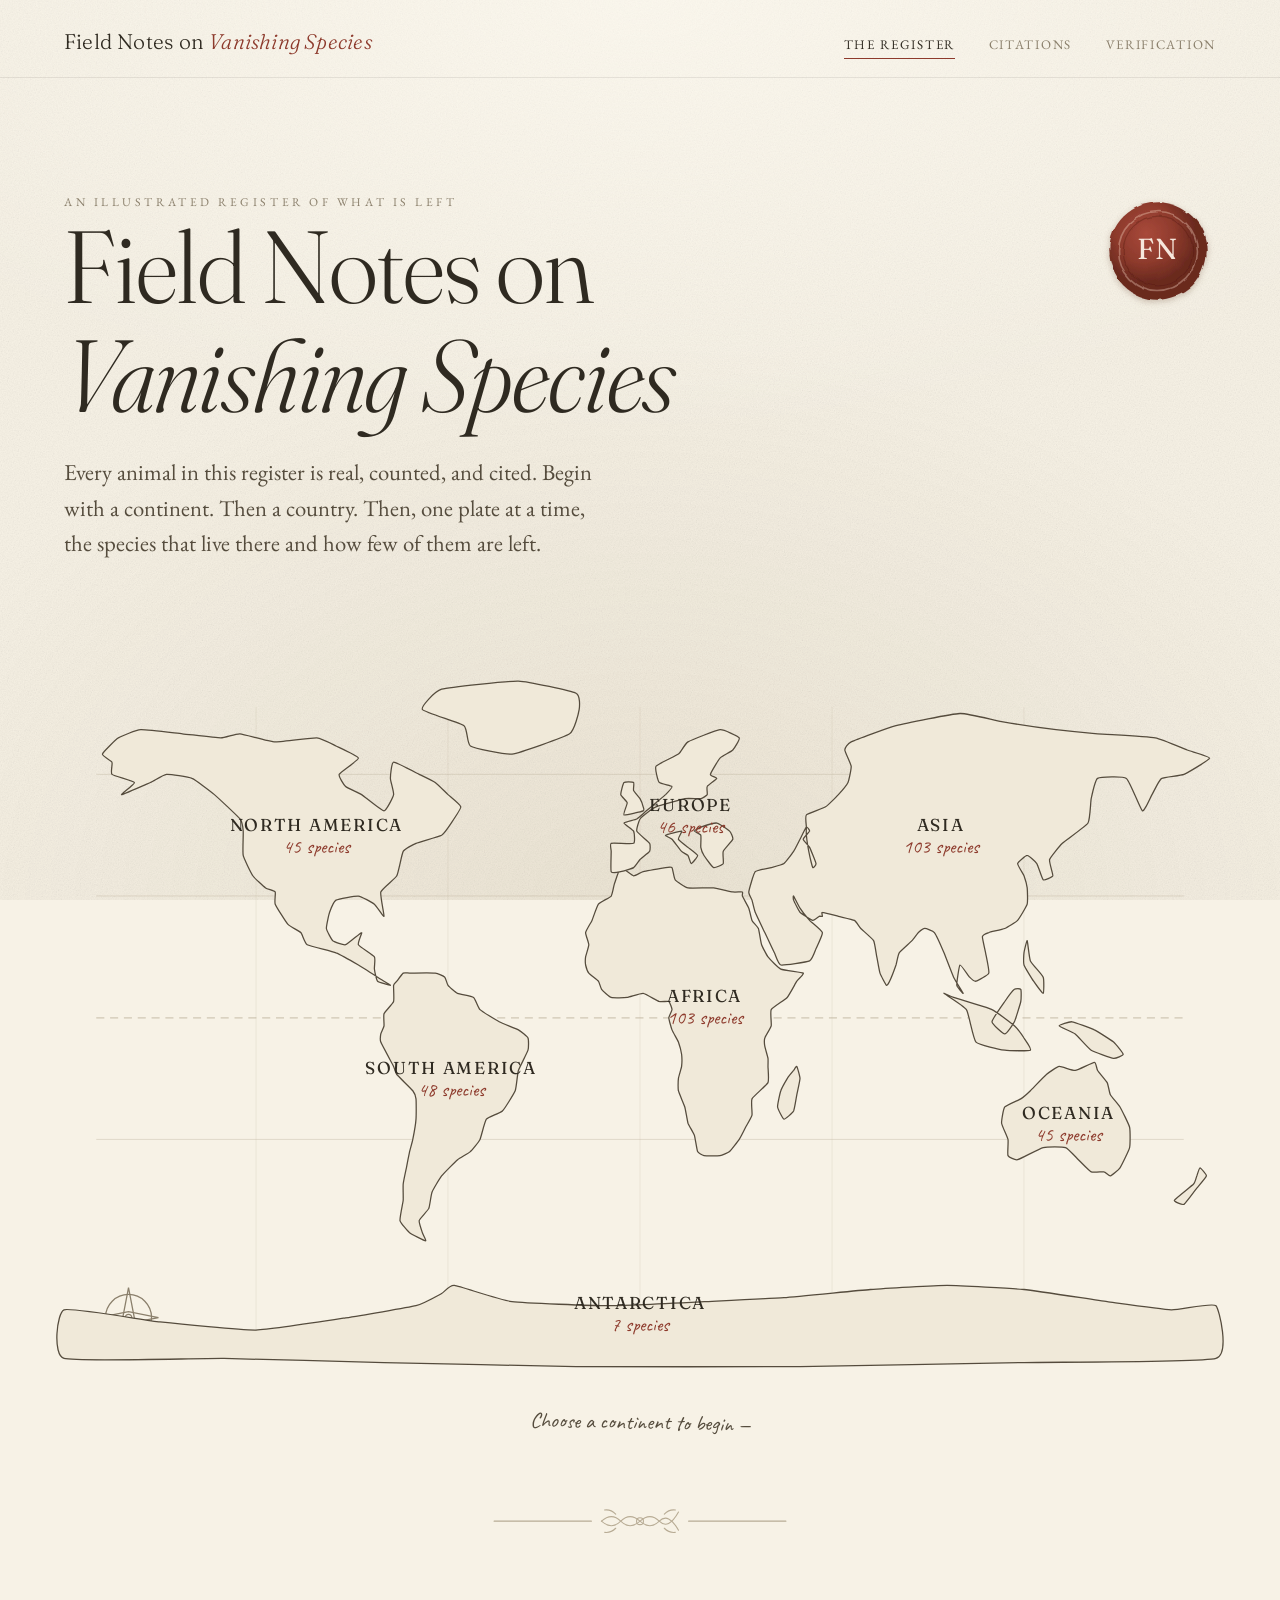
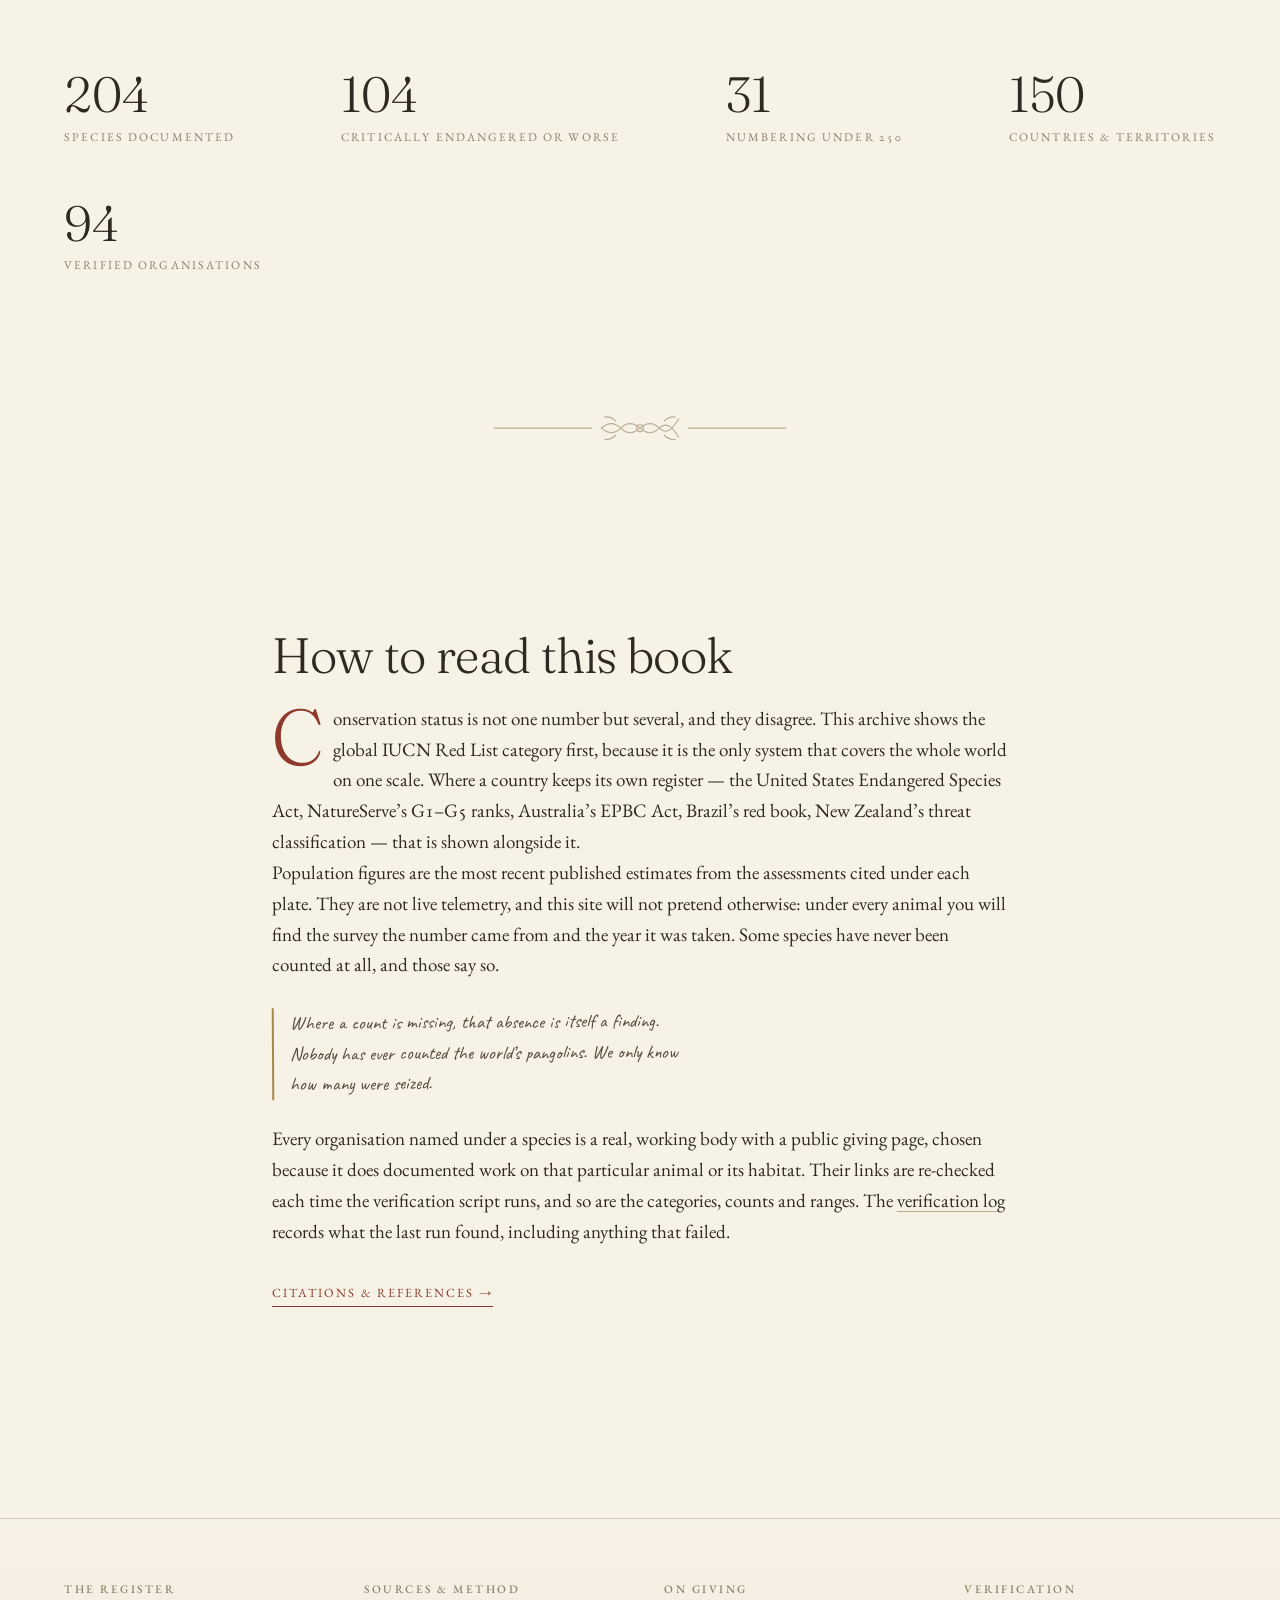
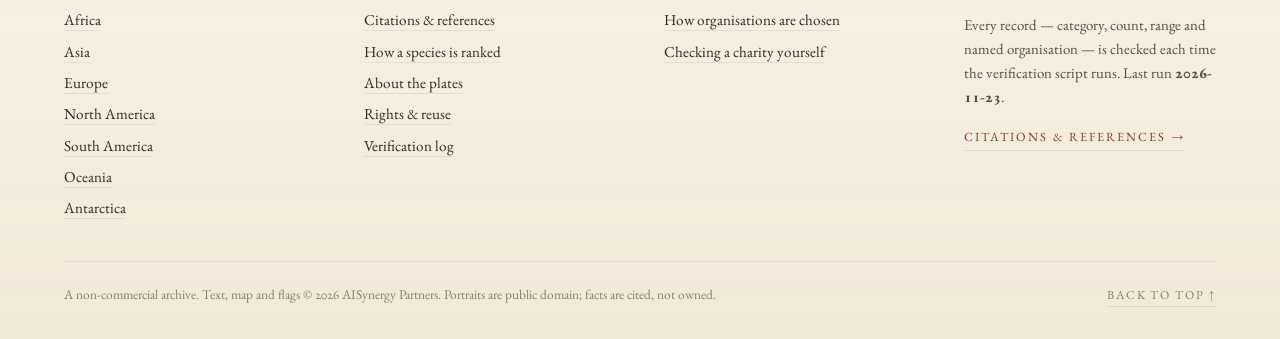
<file: index.html>
<!DOCTYPE html>
<html lang="en">
<head>
<meta charset="UTF-8">
<meta name="viewport" content="width=device-width, initial-scale=1.0">
<title>Field Notes on Vanishing Species — an illustrated register of endangered species</title>
<meta name="description" content="An illustrated register of the world's endangered species, by continent and country. Every count is cited to the IUCN Red List and national registers, with verified organisations working on each animal.">

<meta property="og:type" content="website">
<meta property="og:title" content="Field Notes on Vanishing Species — an illustrated register of endangered species">
<meta property="og:description" content="An illustrated register of the world's endangered species, by continent and country. Every count is cited to the IUCN Red List and national registers, with verified organisations working on each animal.">
<meta name="twitter:card" content="summary_large_image">

<link rel="icon" type="image/svg+xml" href="favicon.svg">
<link rel="preconnect" href="https://fonts.googleapis.com">
<link rel="preconnect" href="https://fonts.gstatic.com" crossorigin>
<link rel="stylesheet" href="assets/field.css">
</head>
<body data-page="home">
<main id="main"></main>

<script src="assets/data.js"></script>
<script src="assets/flags.js"></script>
<script src="assets/app.js"></script>
</body>
</html>
</file>
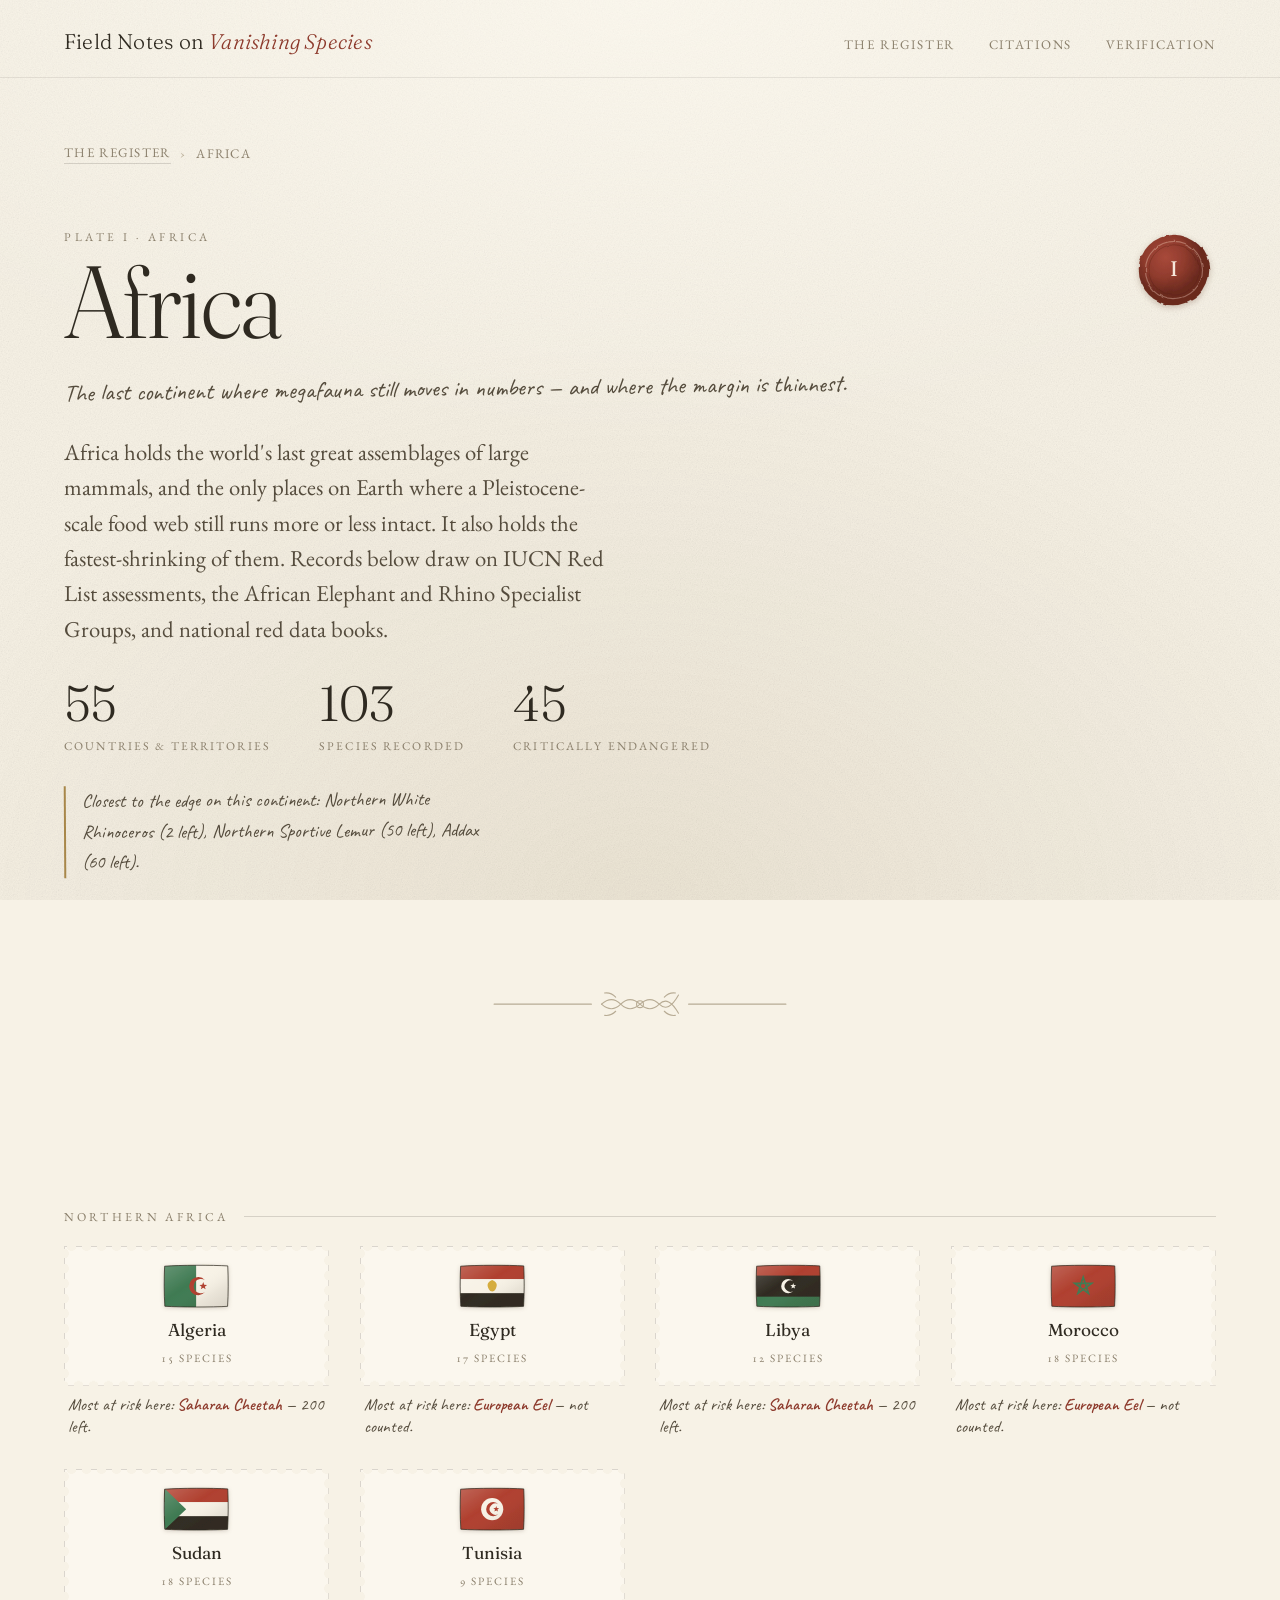
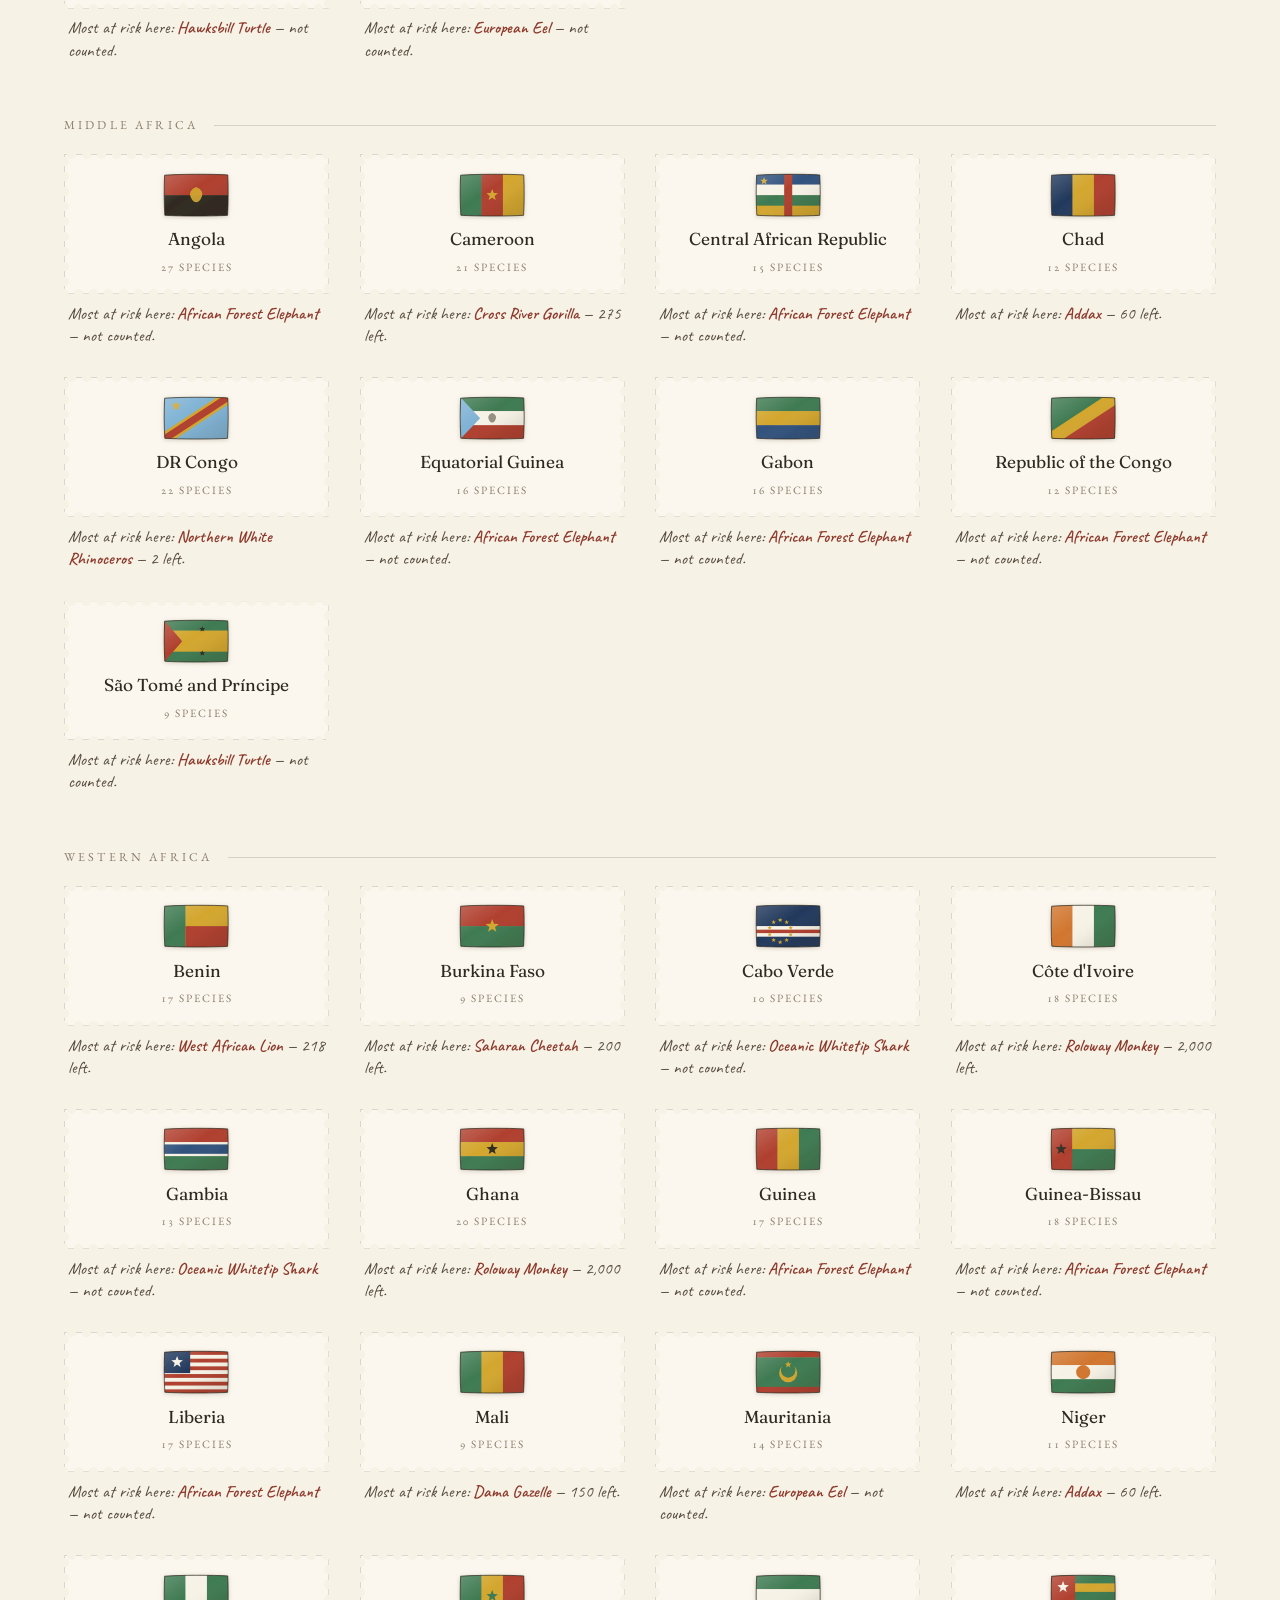
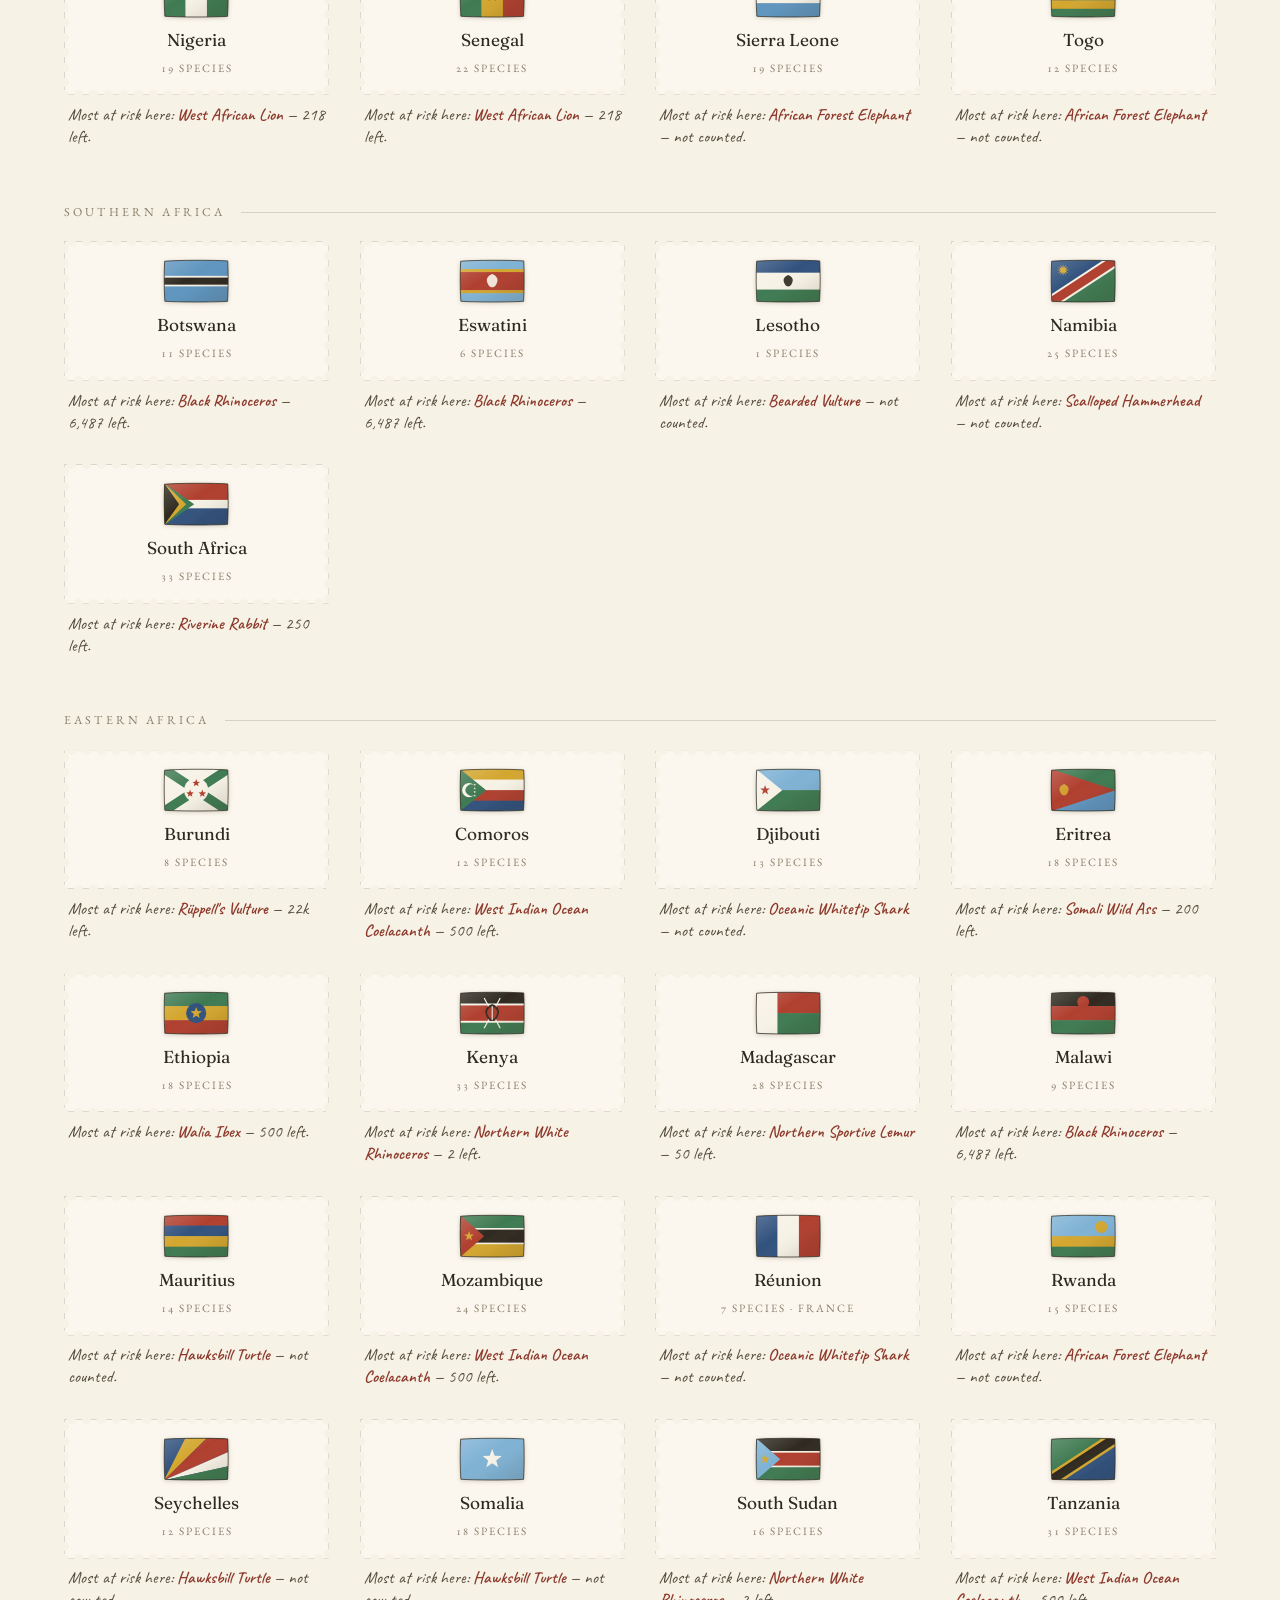
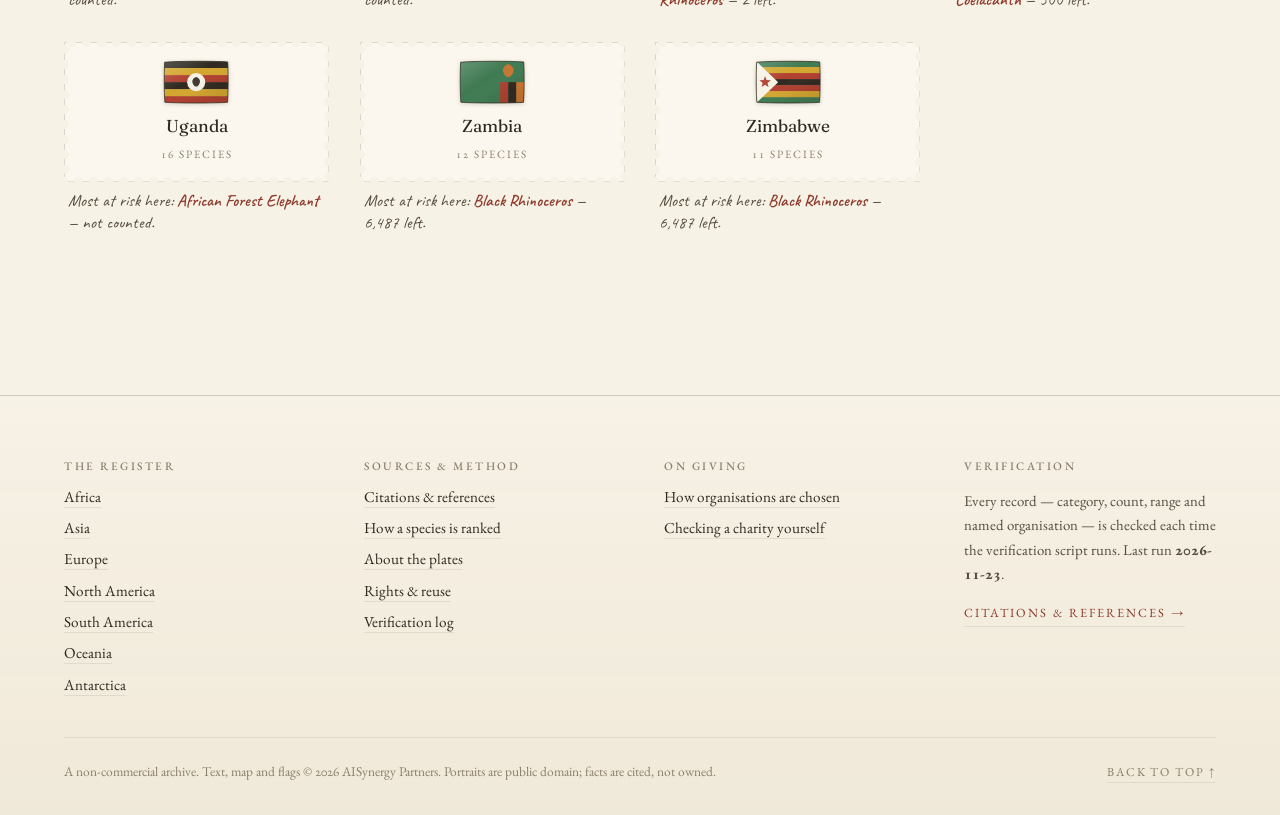
<file: continent.html>
<!DOCTYPE html>
<html lang="en">
<head>
<meta charset="UTF-8">
<meta name="viewport" content="width=device-width, initial-scale=1.0">
<title>Continent — Field Notes on Vanishing Species</title>
<meta name="description" content="Endangered species by country across the continent, each with its most at-risk species.">

<meta property="og:type" content="website">
<meta property="og:title" content="Continent — Field Notes on Vanishing Species">
<meta property="og:description" content="Endangered species by country across the continent, each with its most at-risk species.">
<meta name="twitter:card" content="summary_large_image">

<link rel="icon" type="image/svg+xml" href="favicon.svg">
<link rel="preconnect" href="https://fonts.googleapis.com">
<link rel="preconnect" href="https://fonts.gstatic.com" crossorigin>
<link rel="stylesheet" href="assets/field.css">
</head>
<body data-page="continent">
<main id="main"></main>

<script src="assets/data.js"></script>
<script src="assets/flags.js"></script>
<script src="assets/app.js"></script>
</body>
</html>
</file>
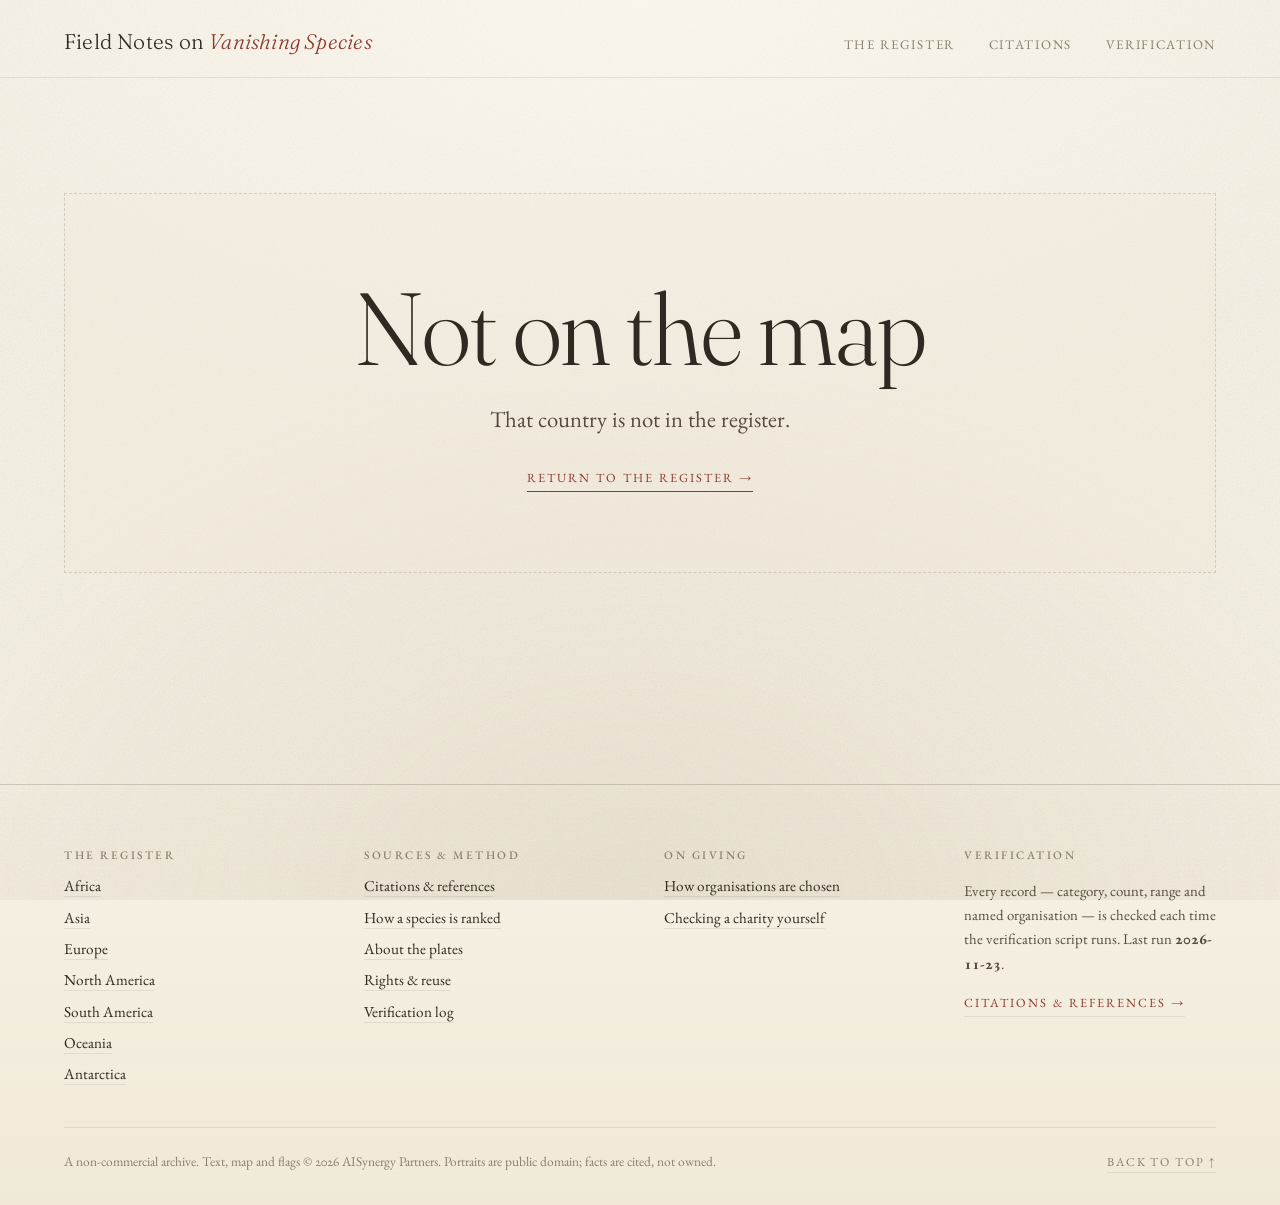
<file: country.html>
<!DOCTYPE html>
<html lang="en">
<head>
<meta charset="UTF-8">
<meta name="viewport" content="width=device-width, initial-scale=1.0">
<title>Country — Field Notes on Vanishing Species</title>
<meta name="description" content="The twenty most endangered species of this country: what they are, how many remain, and who to give to.">

<meta property="og:type" content="website">
<meta property="og:title" content="Country — Field Notes on Vanishing Species">
<meta property="og:description" content="The twenty most endangered species of this country: what they are, how many remain, and who to give to.">
<meta name="twitter:card" content="summary_large_image">

<link rel="icon" type="image/svg+xml" href="favicon.svg">
<link rel="preconnect" href="https://fonts.googleapis.com">
<link rel="preconnect" href="https://fonts.gstatic.com" crossorigin>
<link rel="stylesheet" href="assets/field.css">
</head>
<body data-page="country">
<main id="main"></main>

<script src="assets/data.js"></script>
<script src="assets/flags.js"></script>
<script src="assets/app.js"></script>
</body>
</html>
</file>
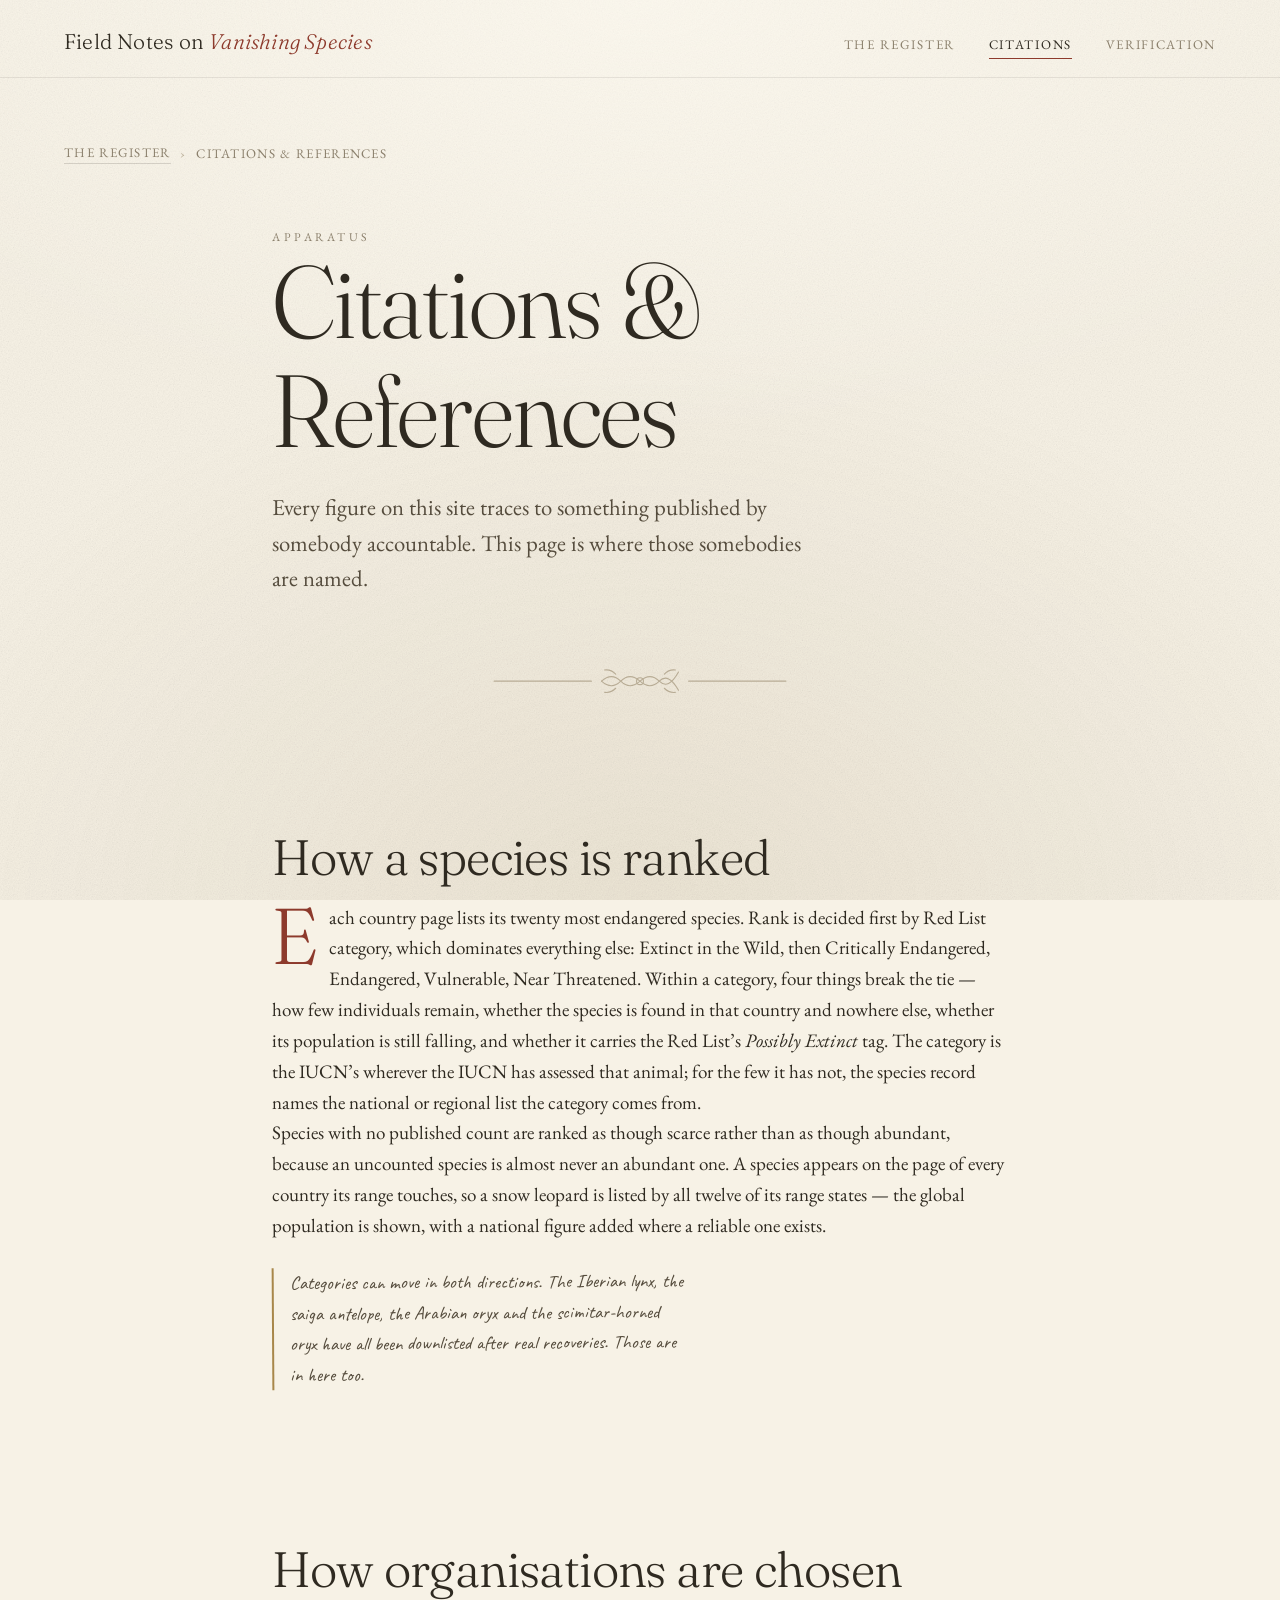
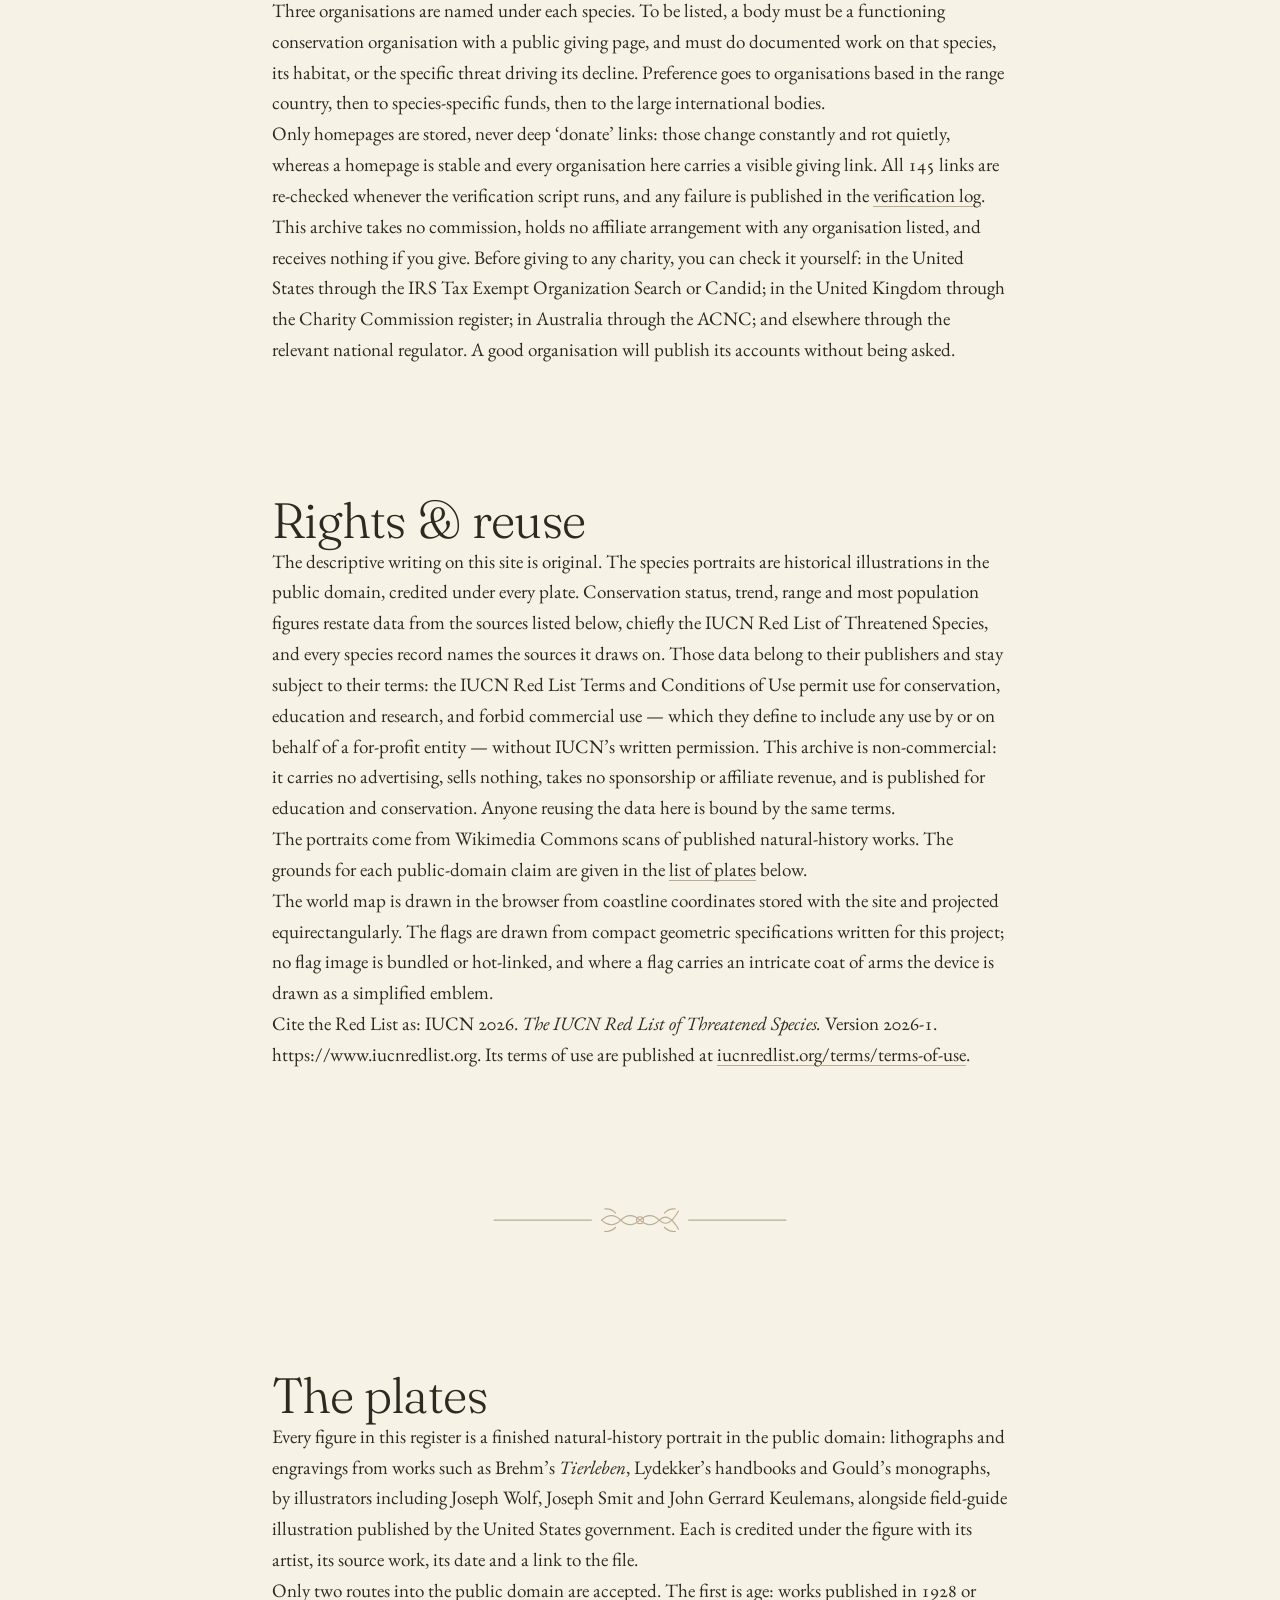
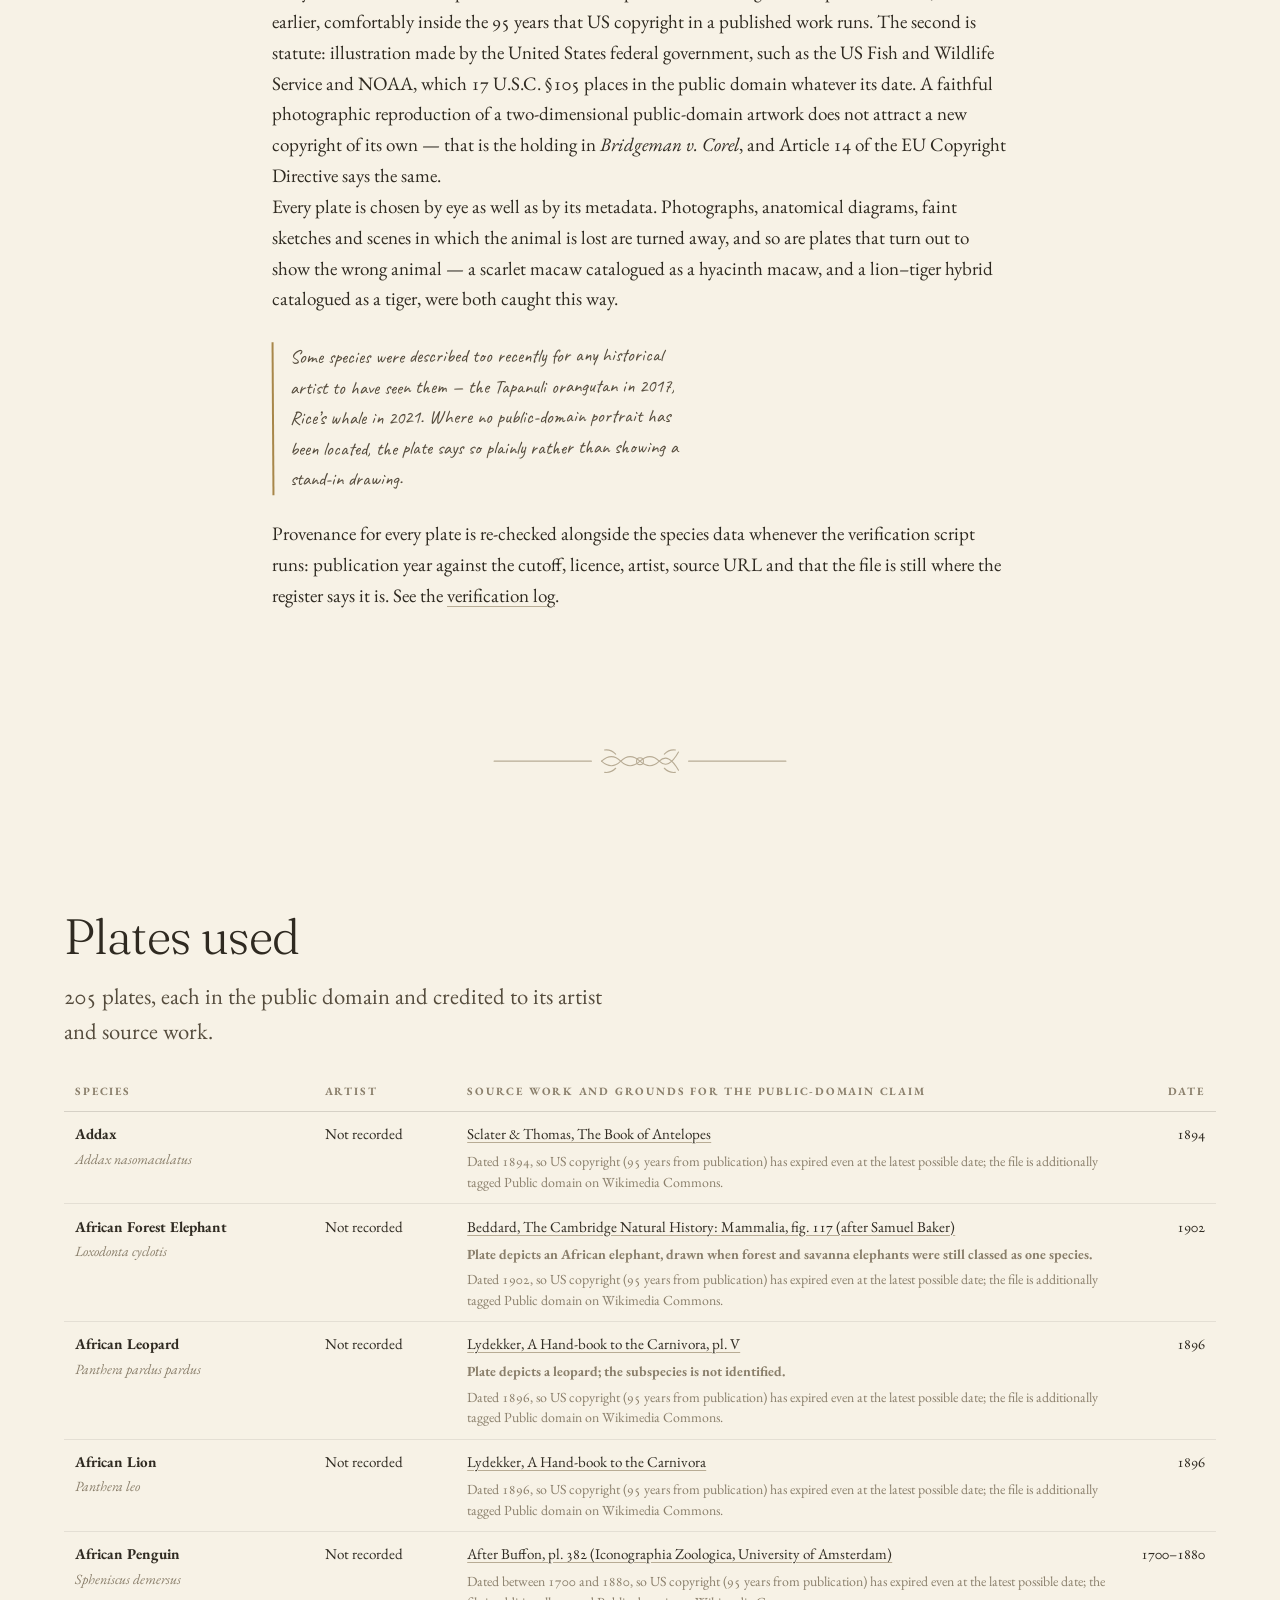
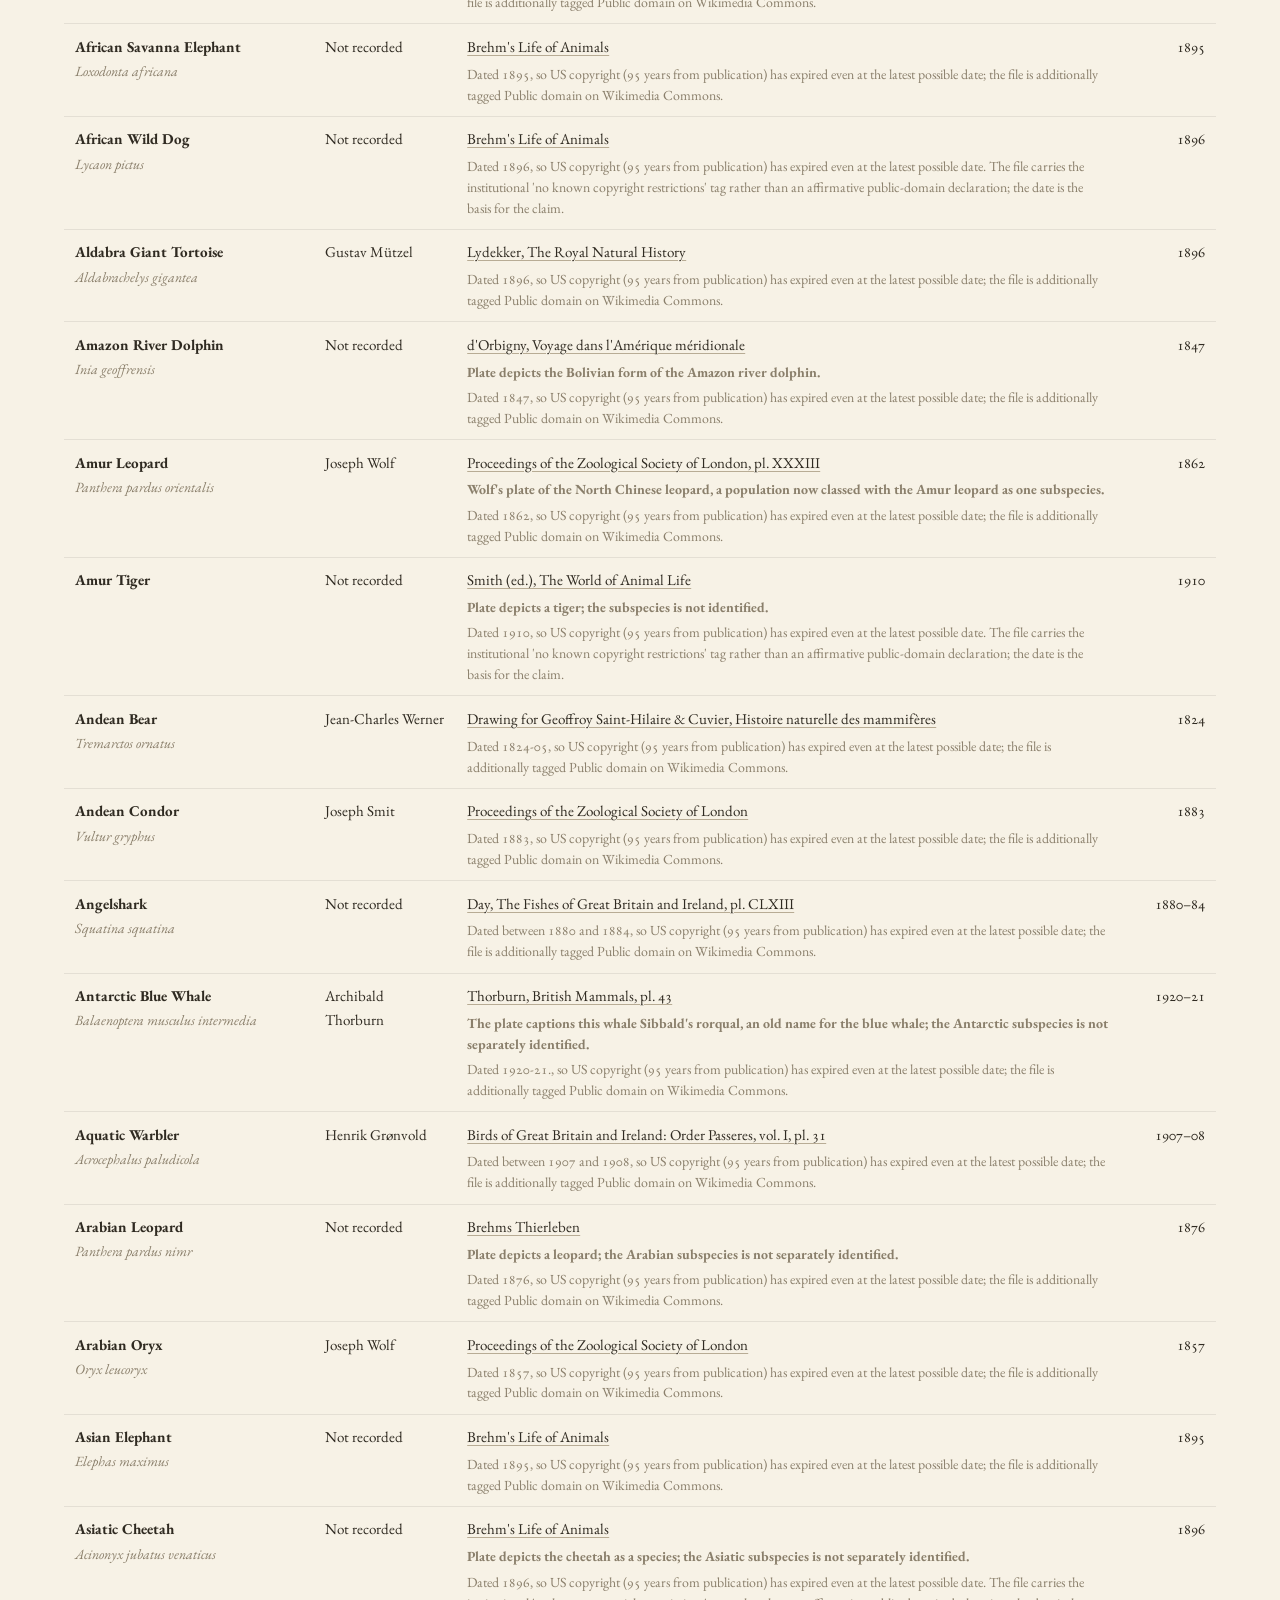
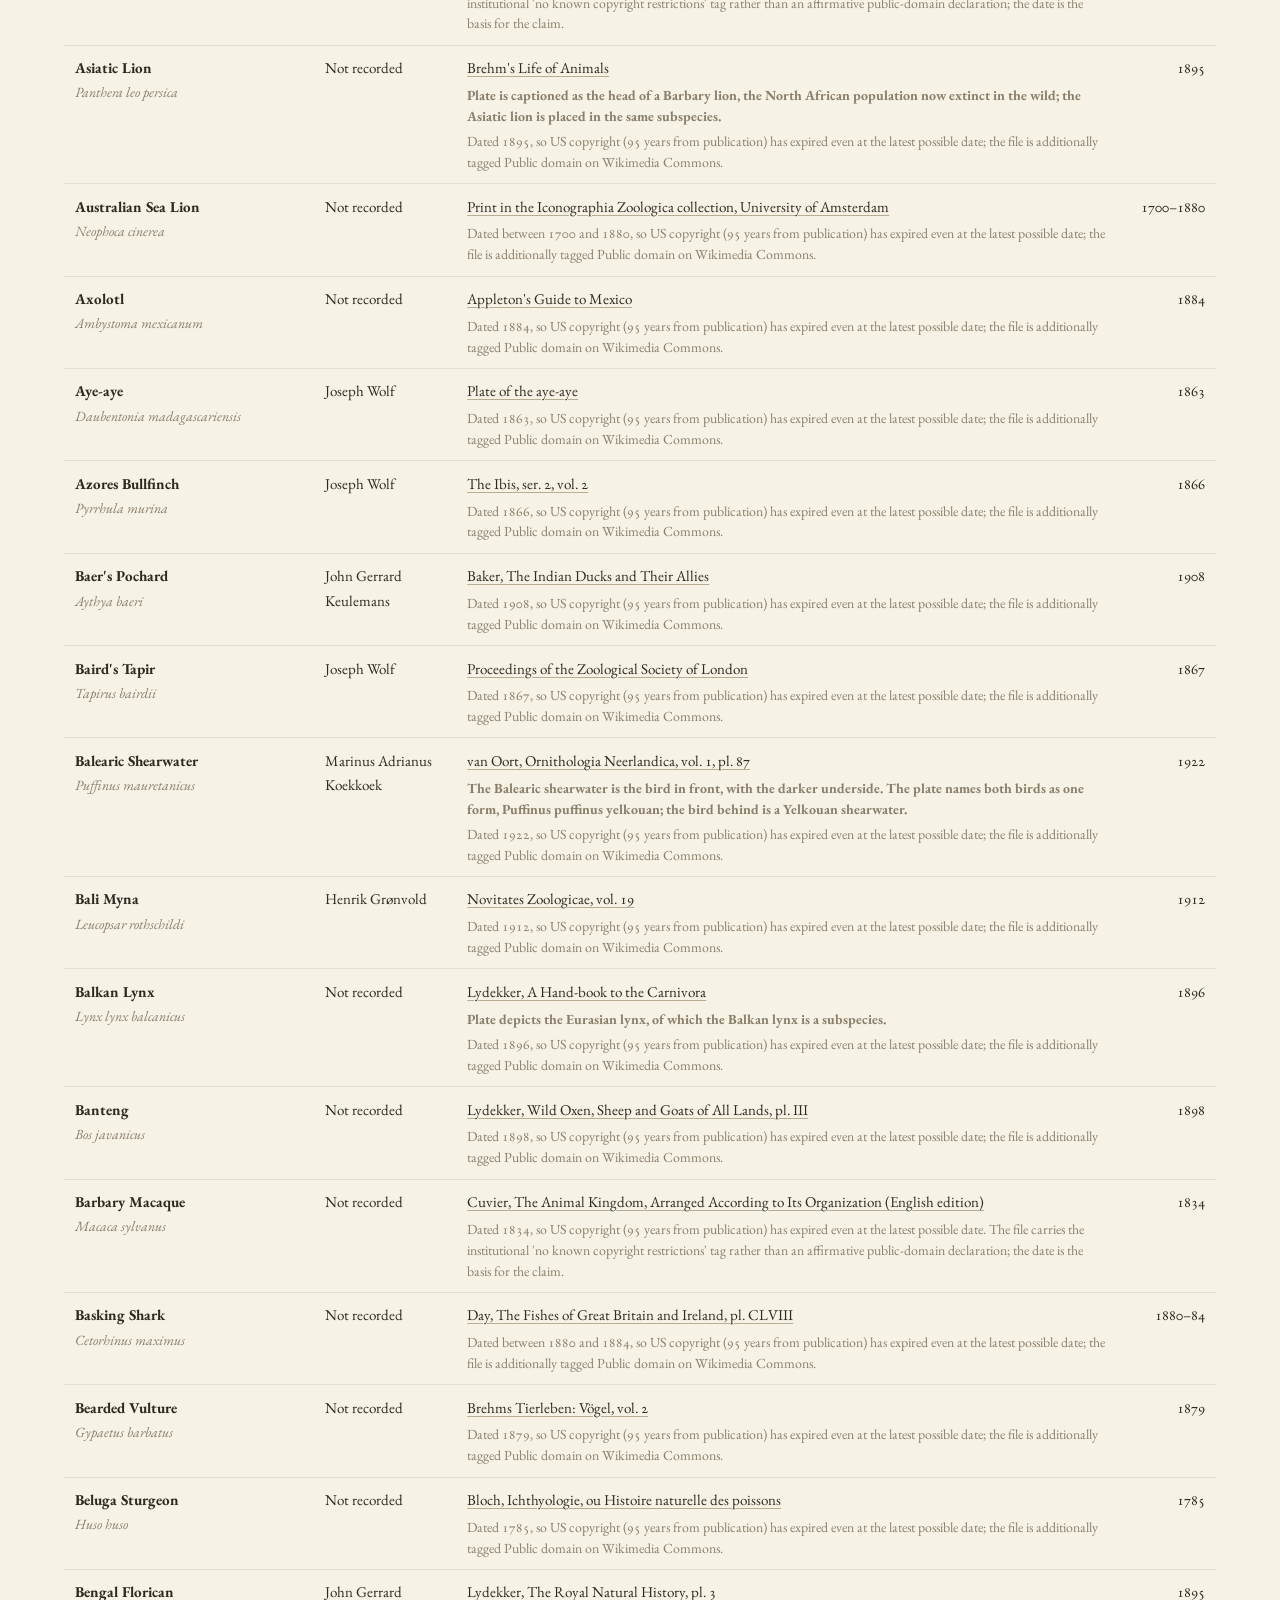
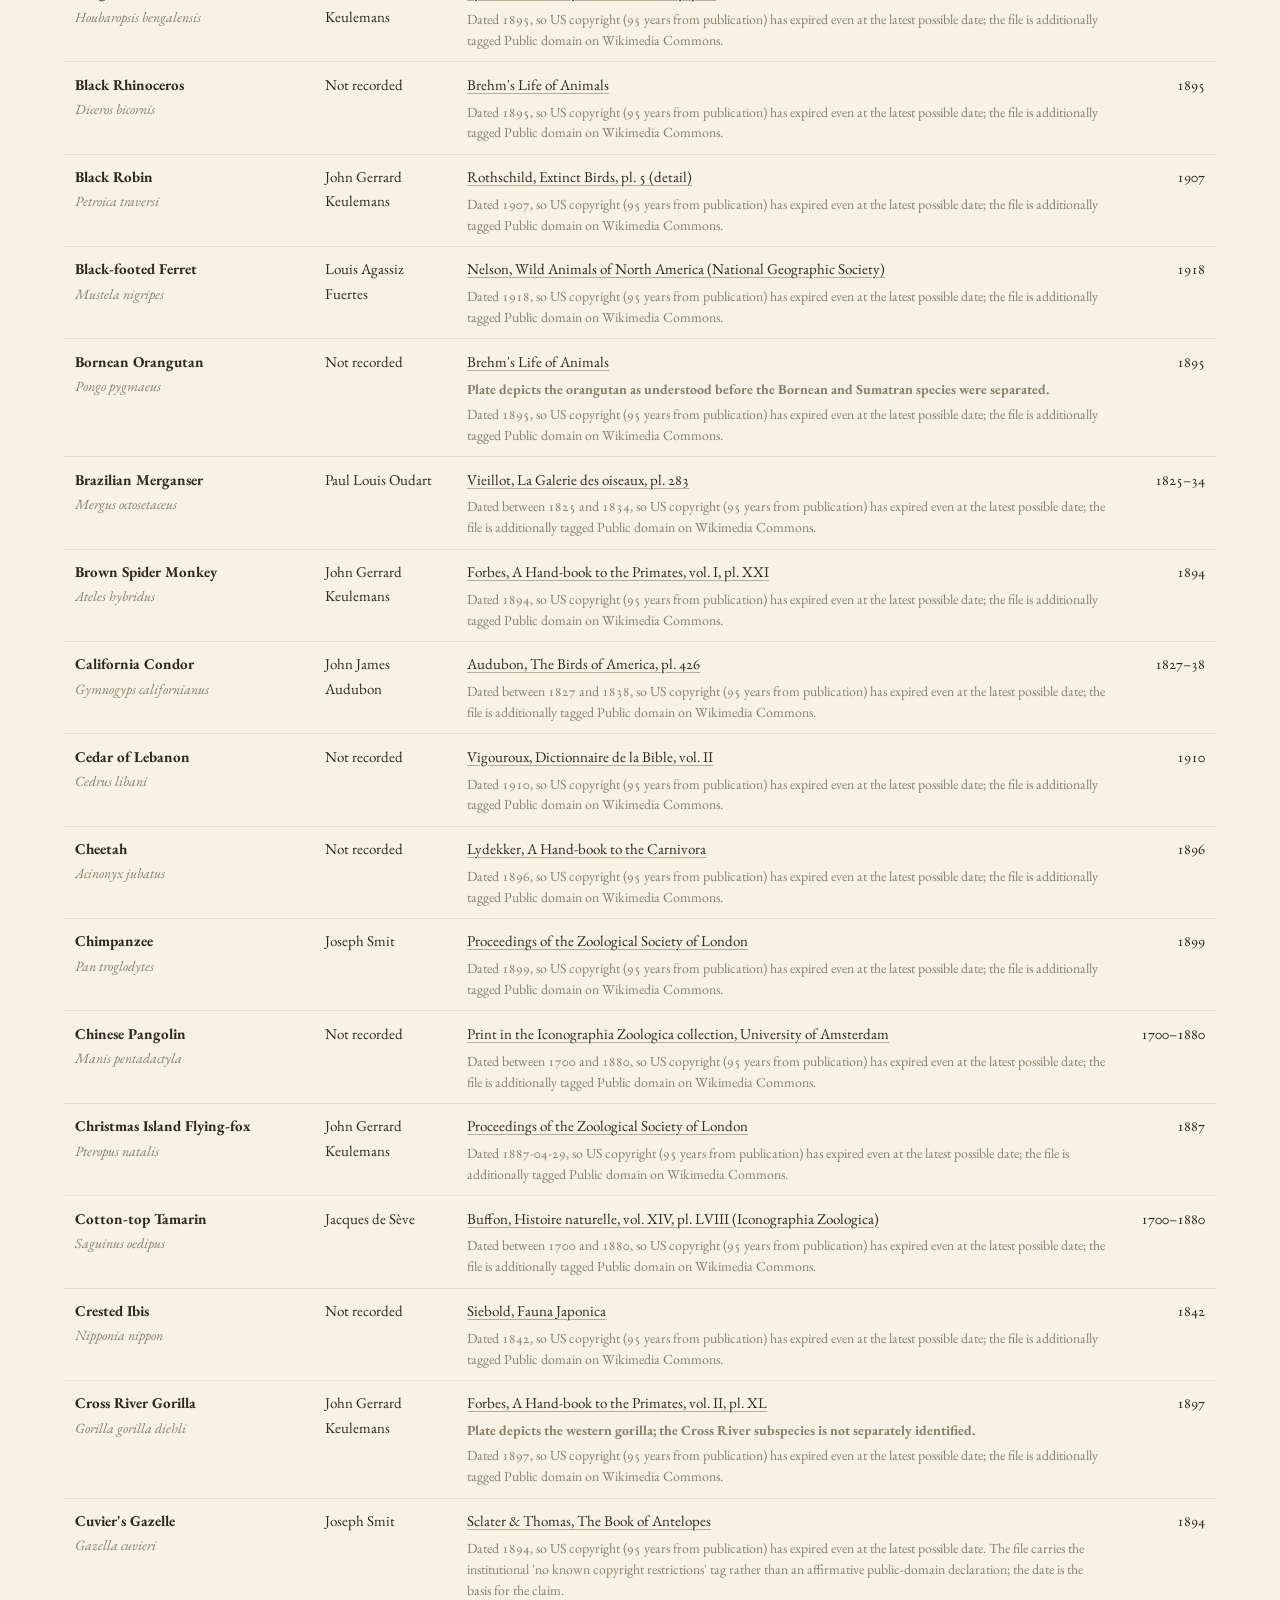
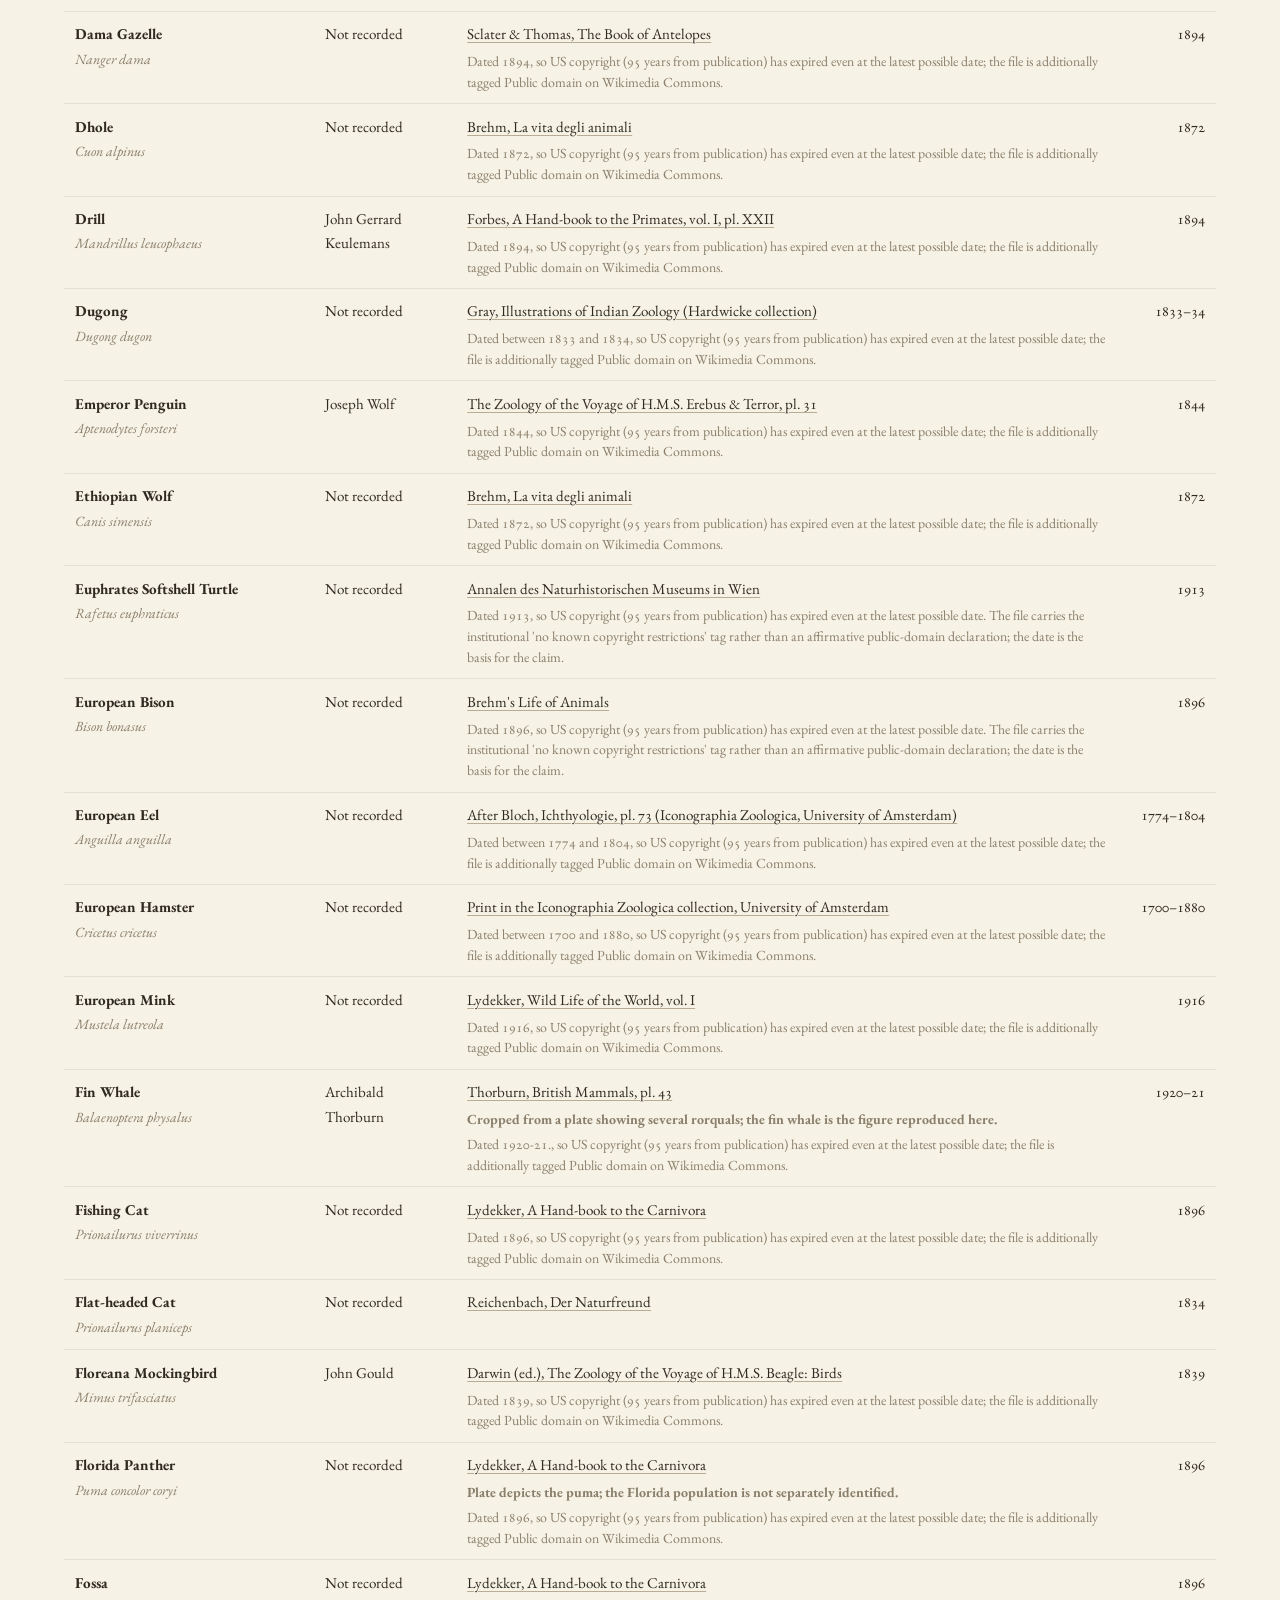
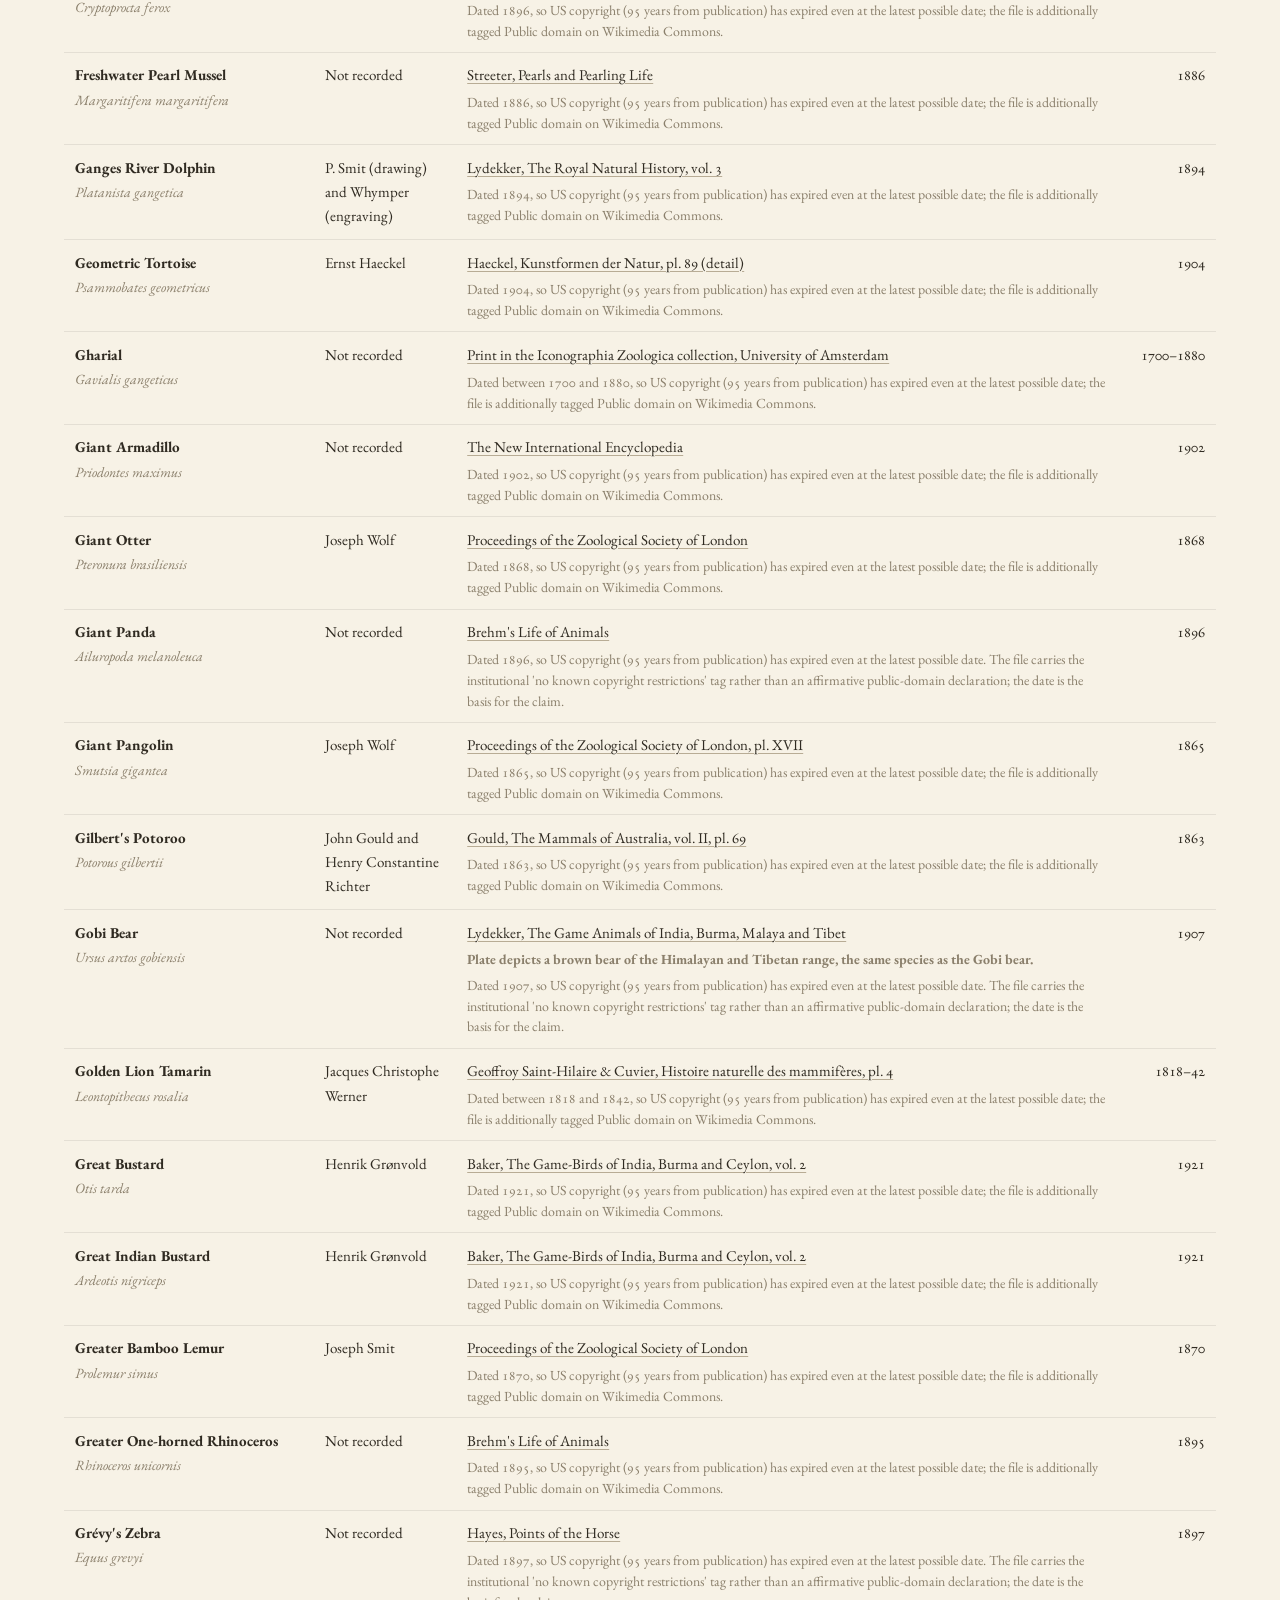
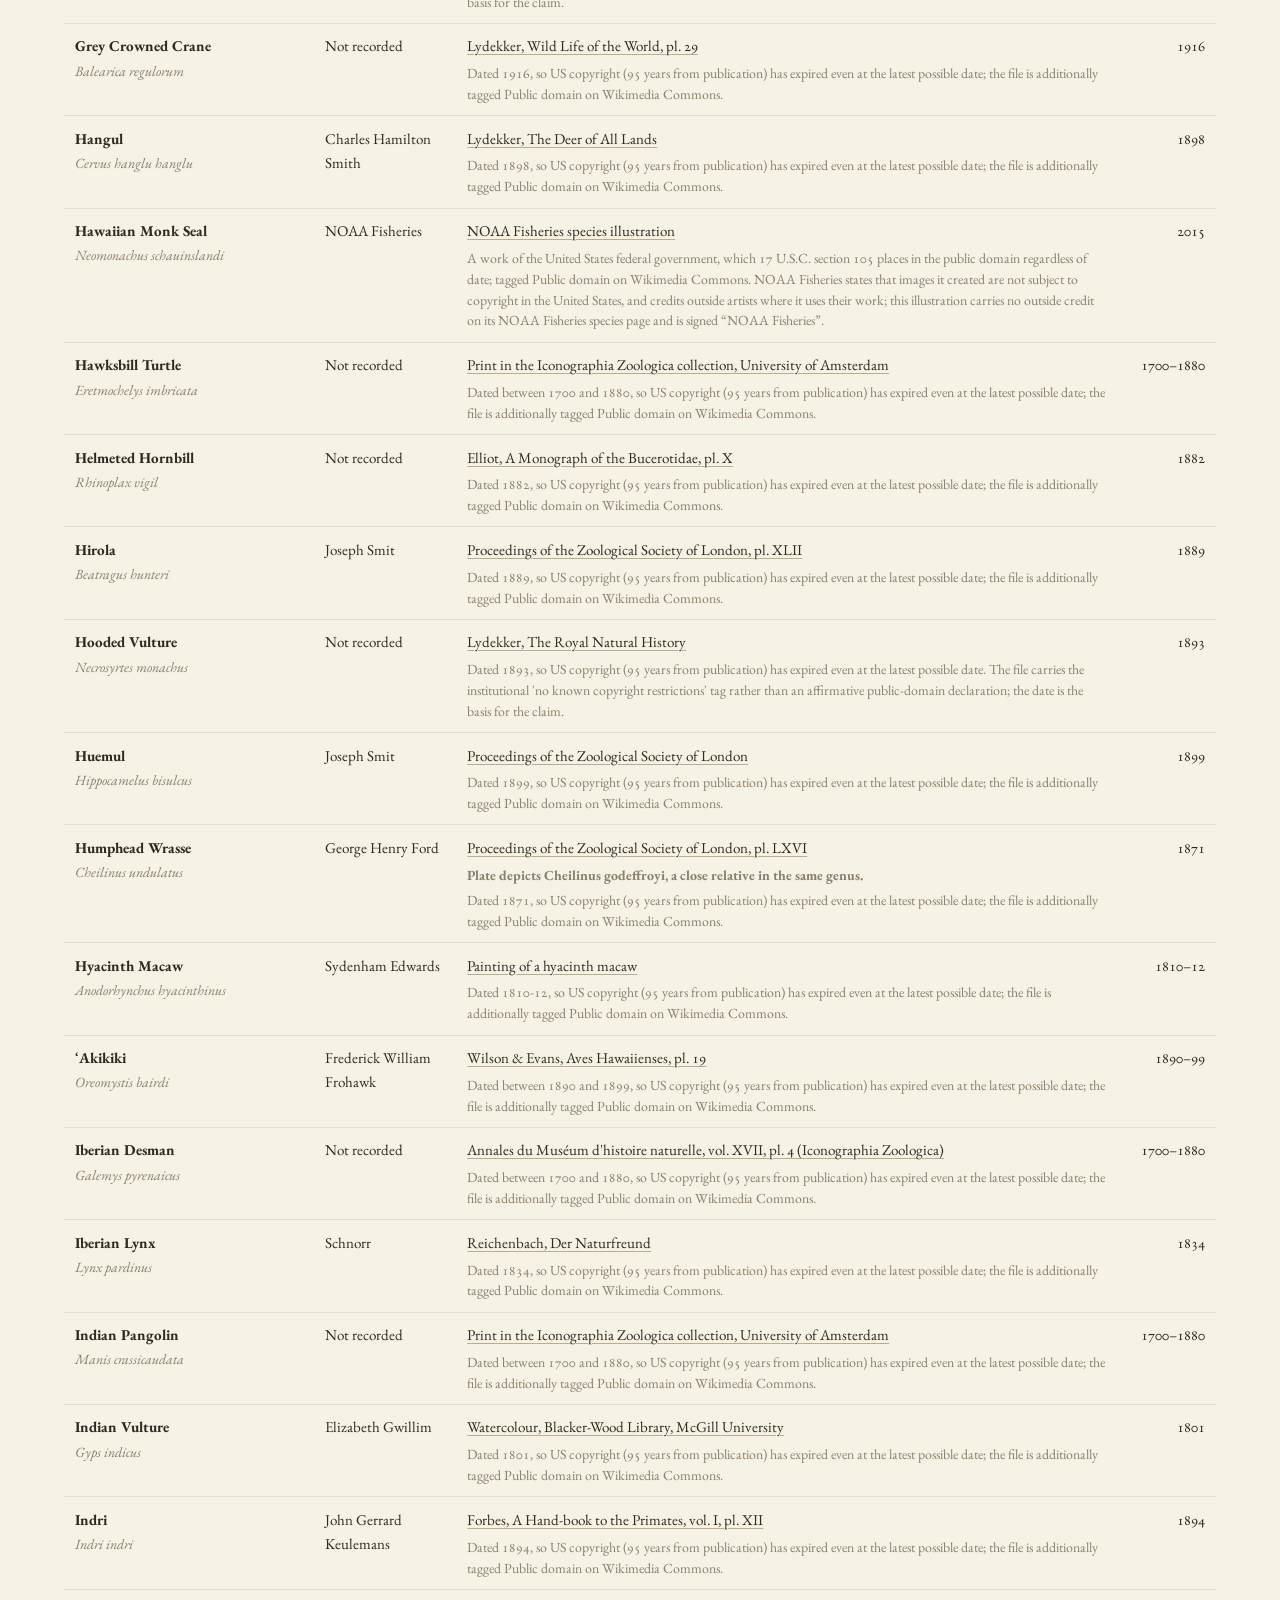
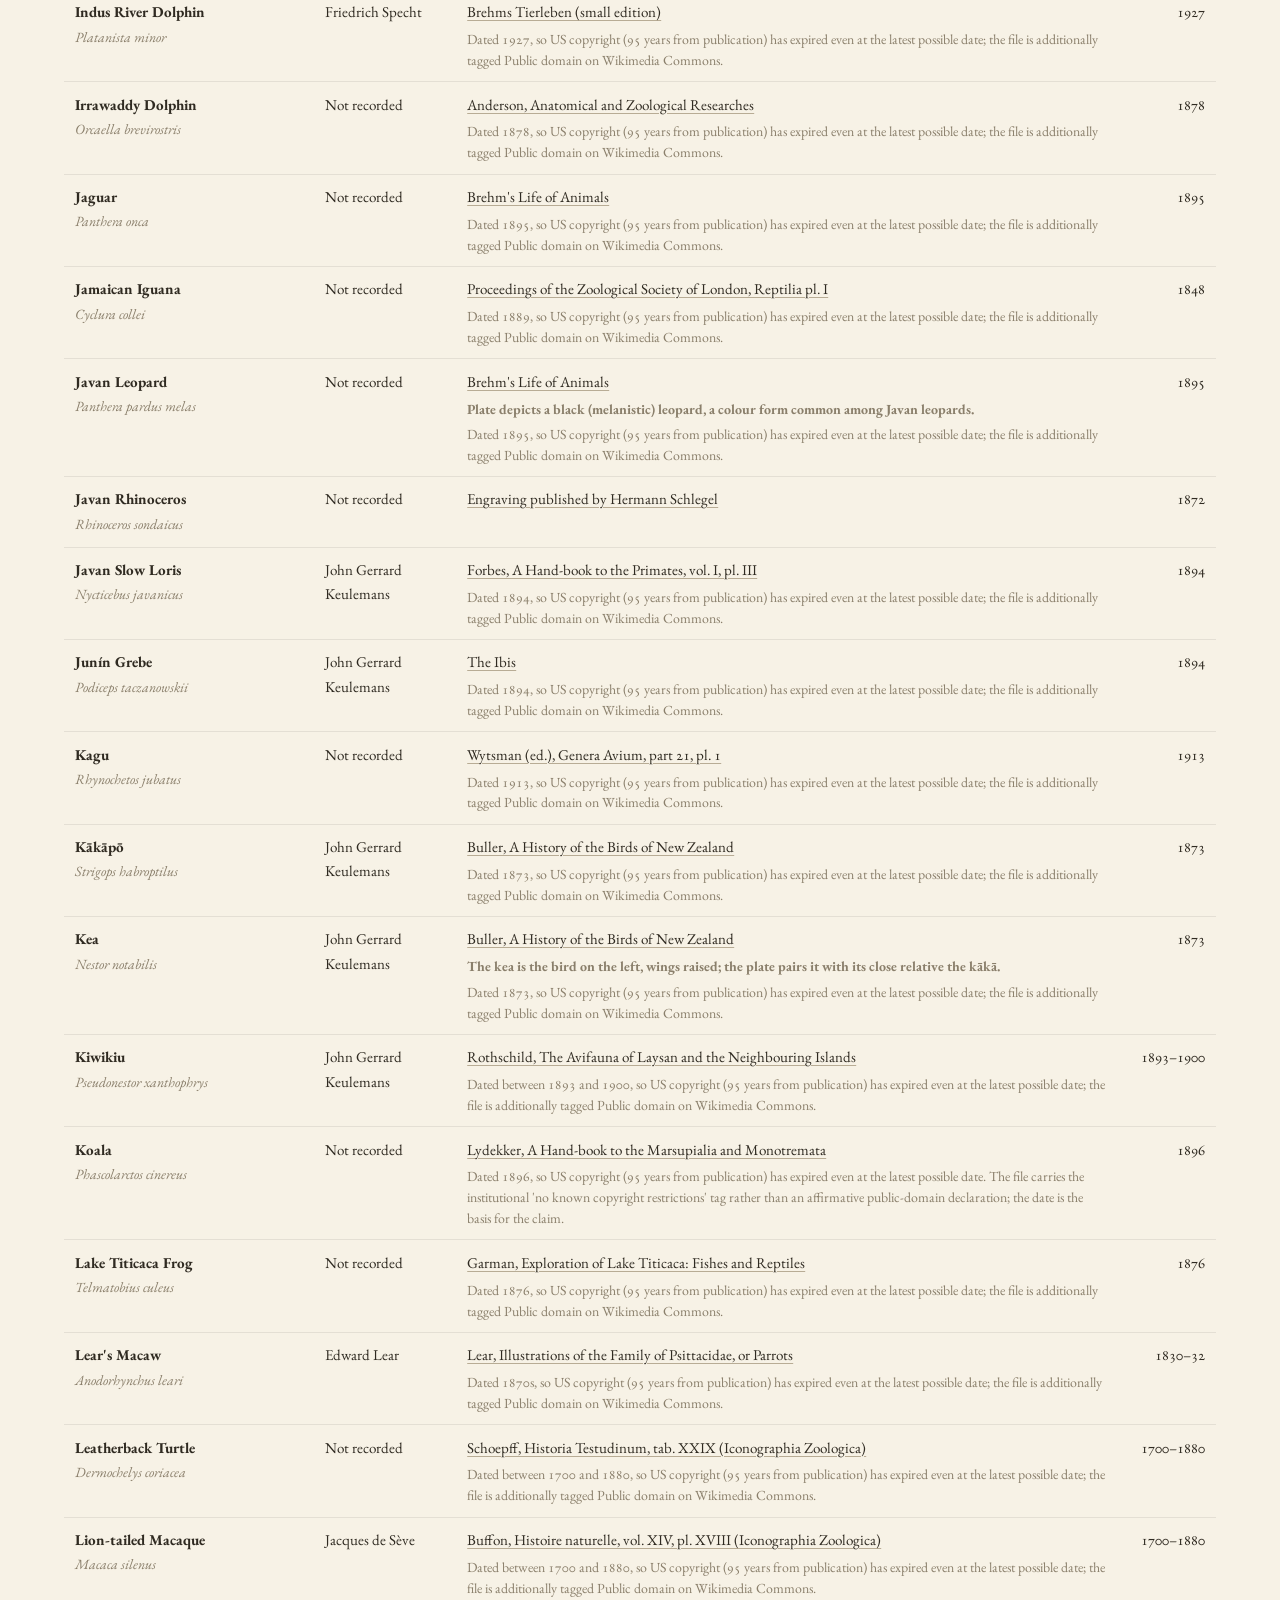
<file: references.html>
<!DOCTYPE html>
<html lang="en">
<head>
<meta charset="UTF-8">
<meta name="viewport" content="width=device-width, initial-scale=1.0">
<title>Citations & References — Field Notes on Vanishing Species</title>
<meta name="description" content="Every data source behind this archive, properly cited: the IUCN Red List, national red lists, G1-G5 conservation ranks, treaties and specialist group surveys.">

<meta property="og:type" content="website">
<meta property="og:title" content="Citations & References — Field Notes on Vanishing Species">
<meta property="og:description" content="Every data source behind this archive, properly cited: the IUCN Red List, national red lists, G1-G5 conservation ranks, treaties and specialist group surveys.">
<meta name="twitter:card" content="summary_large_image">

<link rel="icon" type="image/svg+xml" href="favicon.svg">
<link rel="preconnect" href="https://fonts.googleapis.com">
<link rel="preconnect" href="https://fonts.gstatic.com" crossorigin>
<link rel="stylesheet" href="assets/field.css">
</head>
<body data-page="references">
<main id="main"></main>

<script src="assets/data.js"></script>
<script src="assets/flags.js"></script>
<script src="assets/app.js"></script>
</body>
</html>
</file>
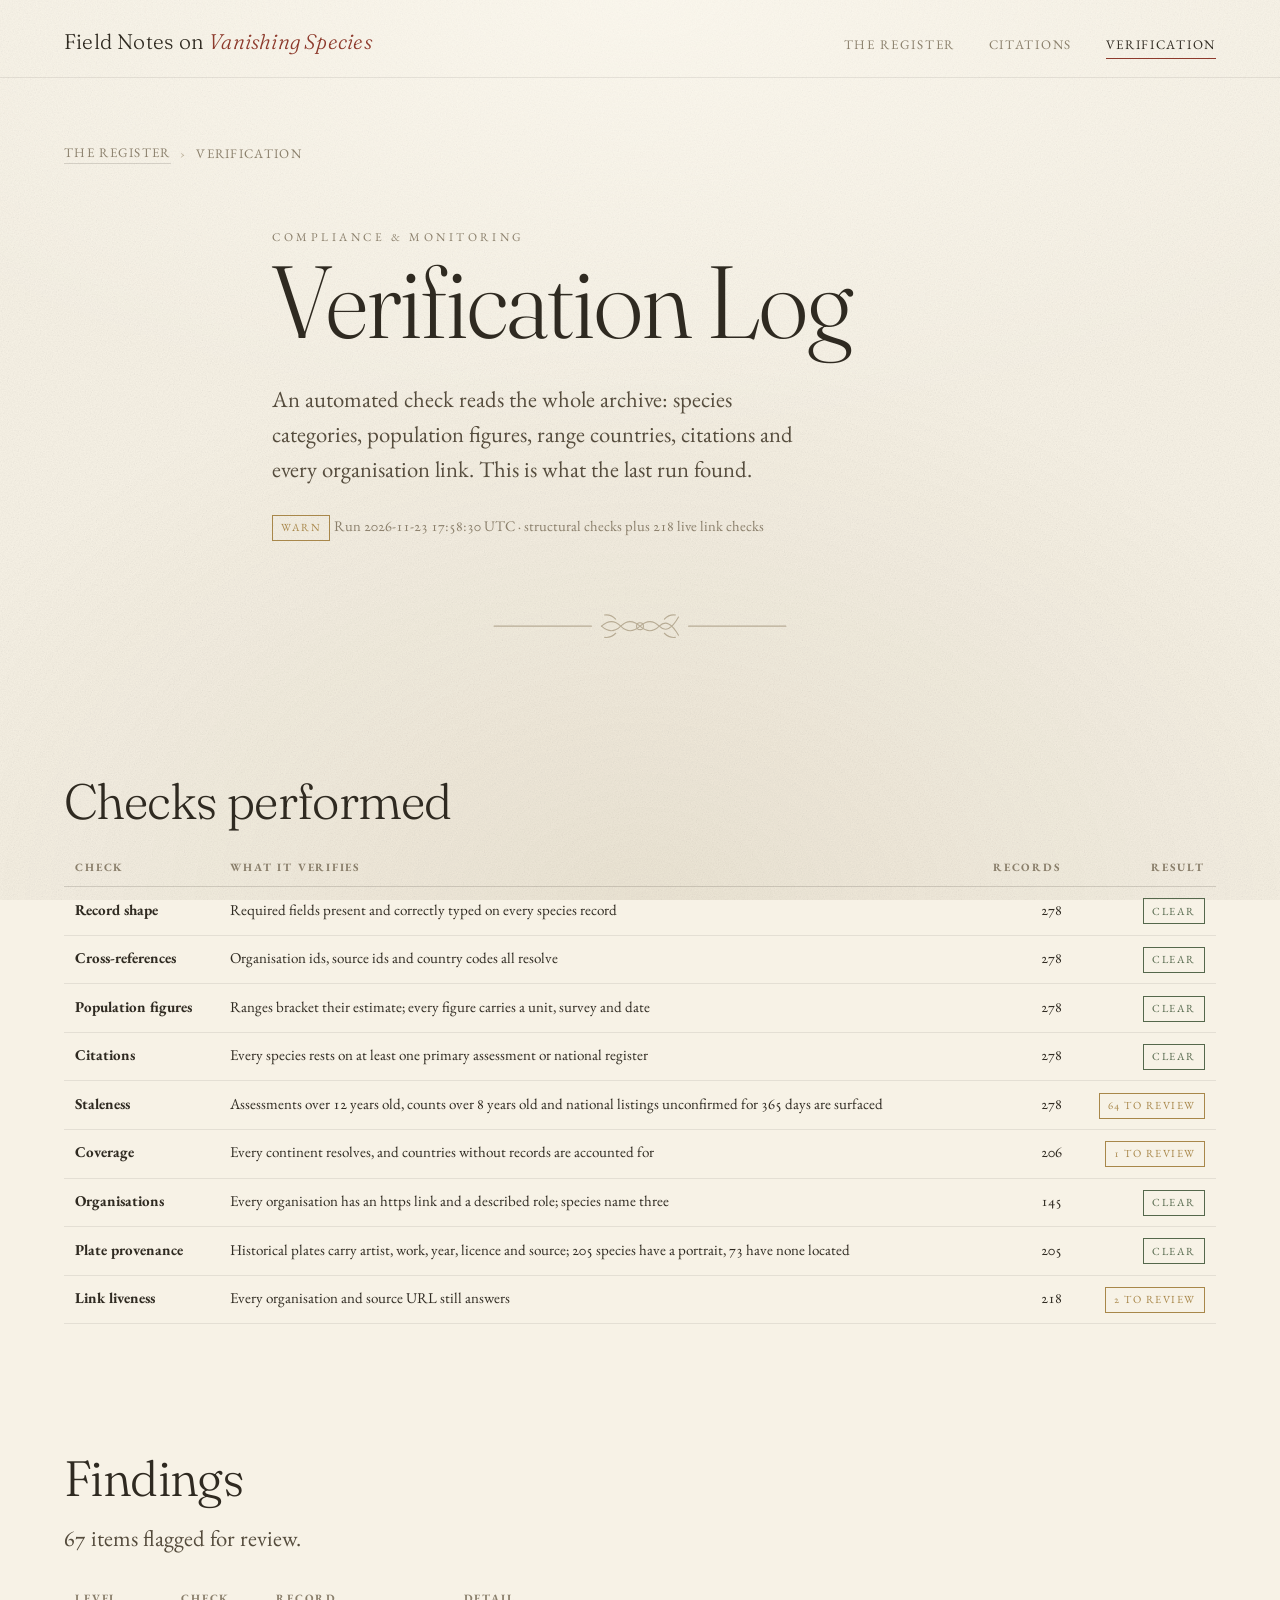
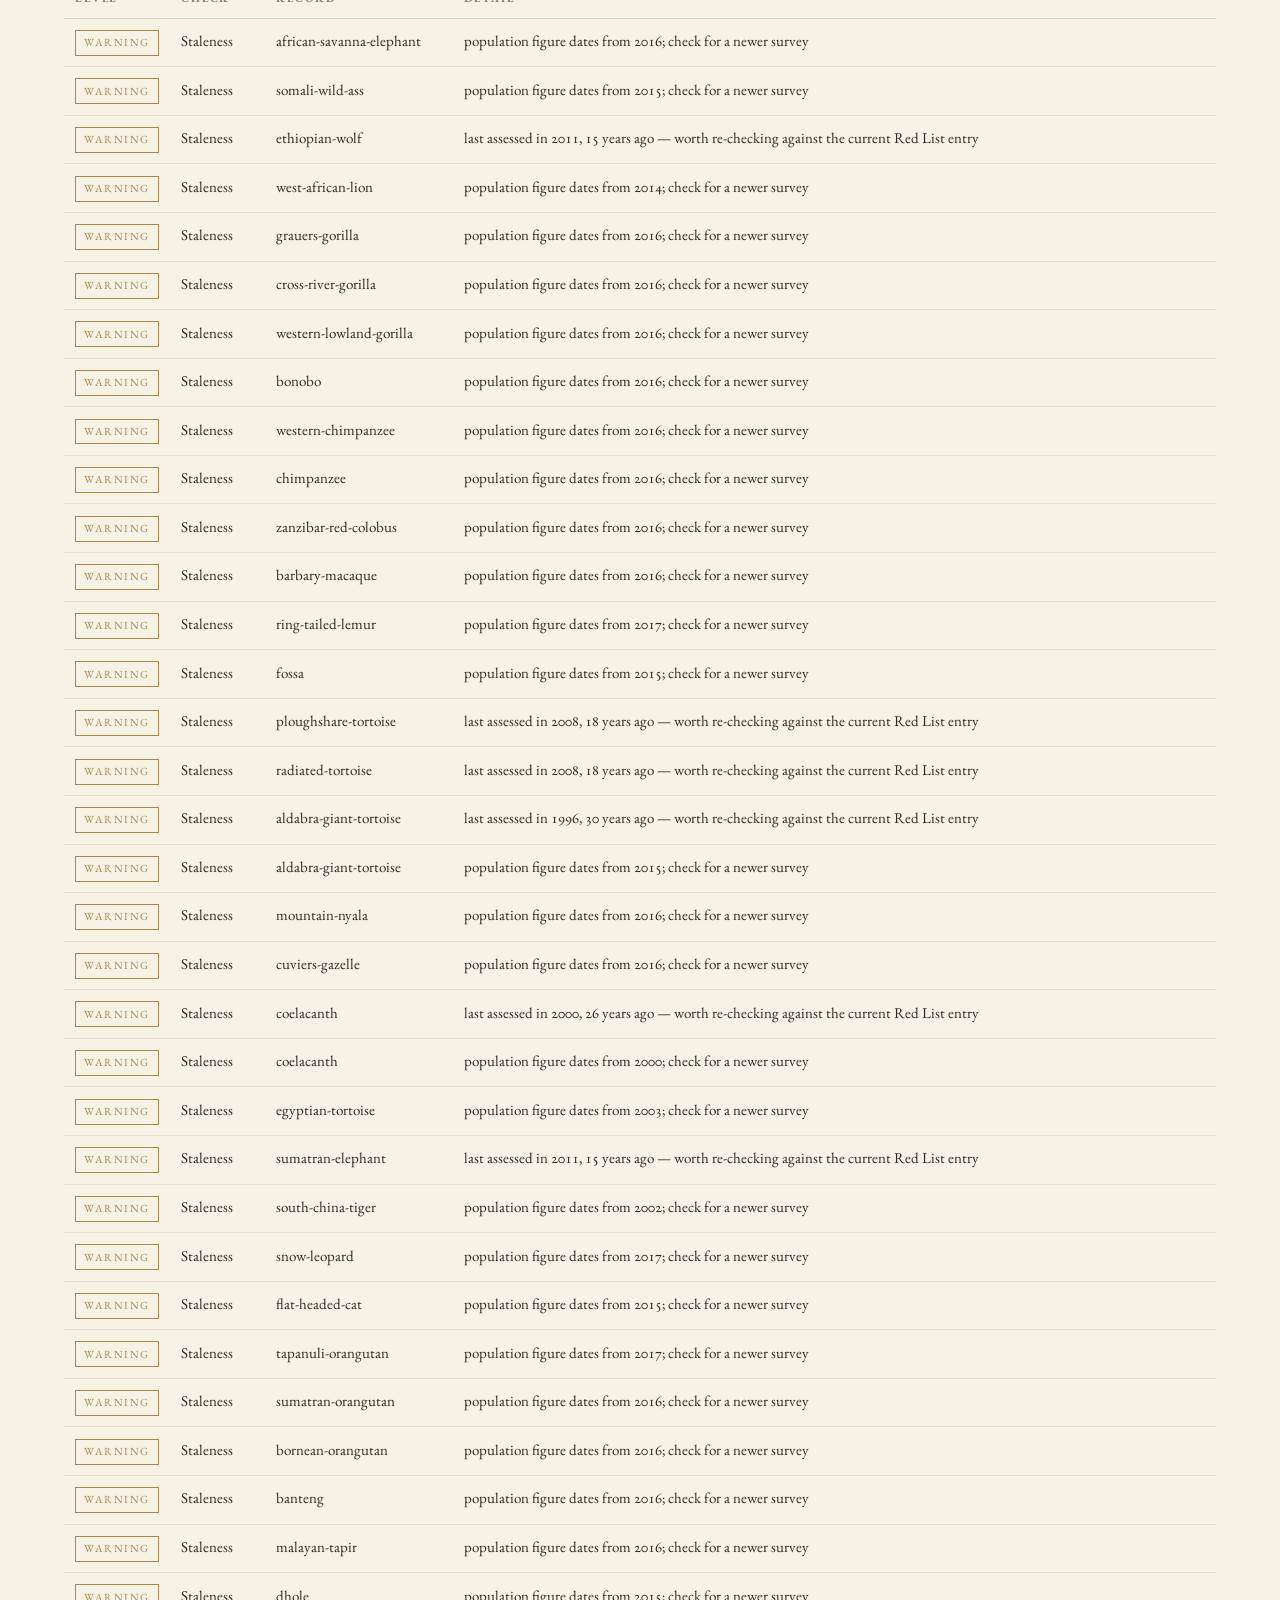
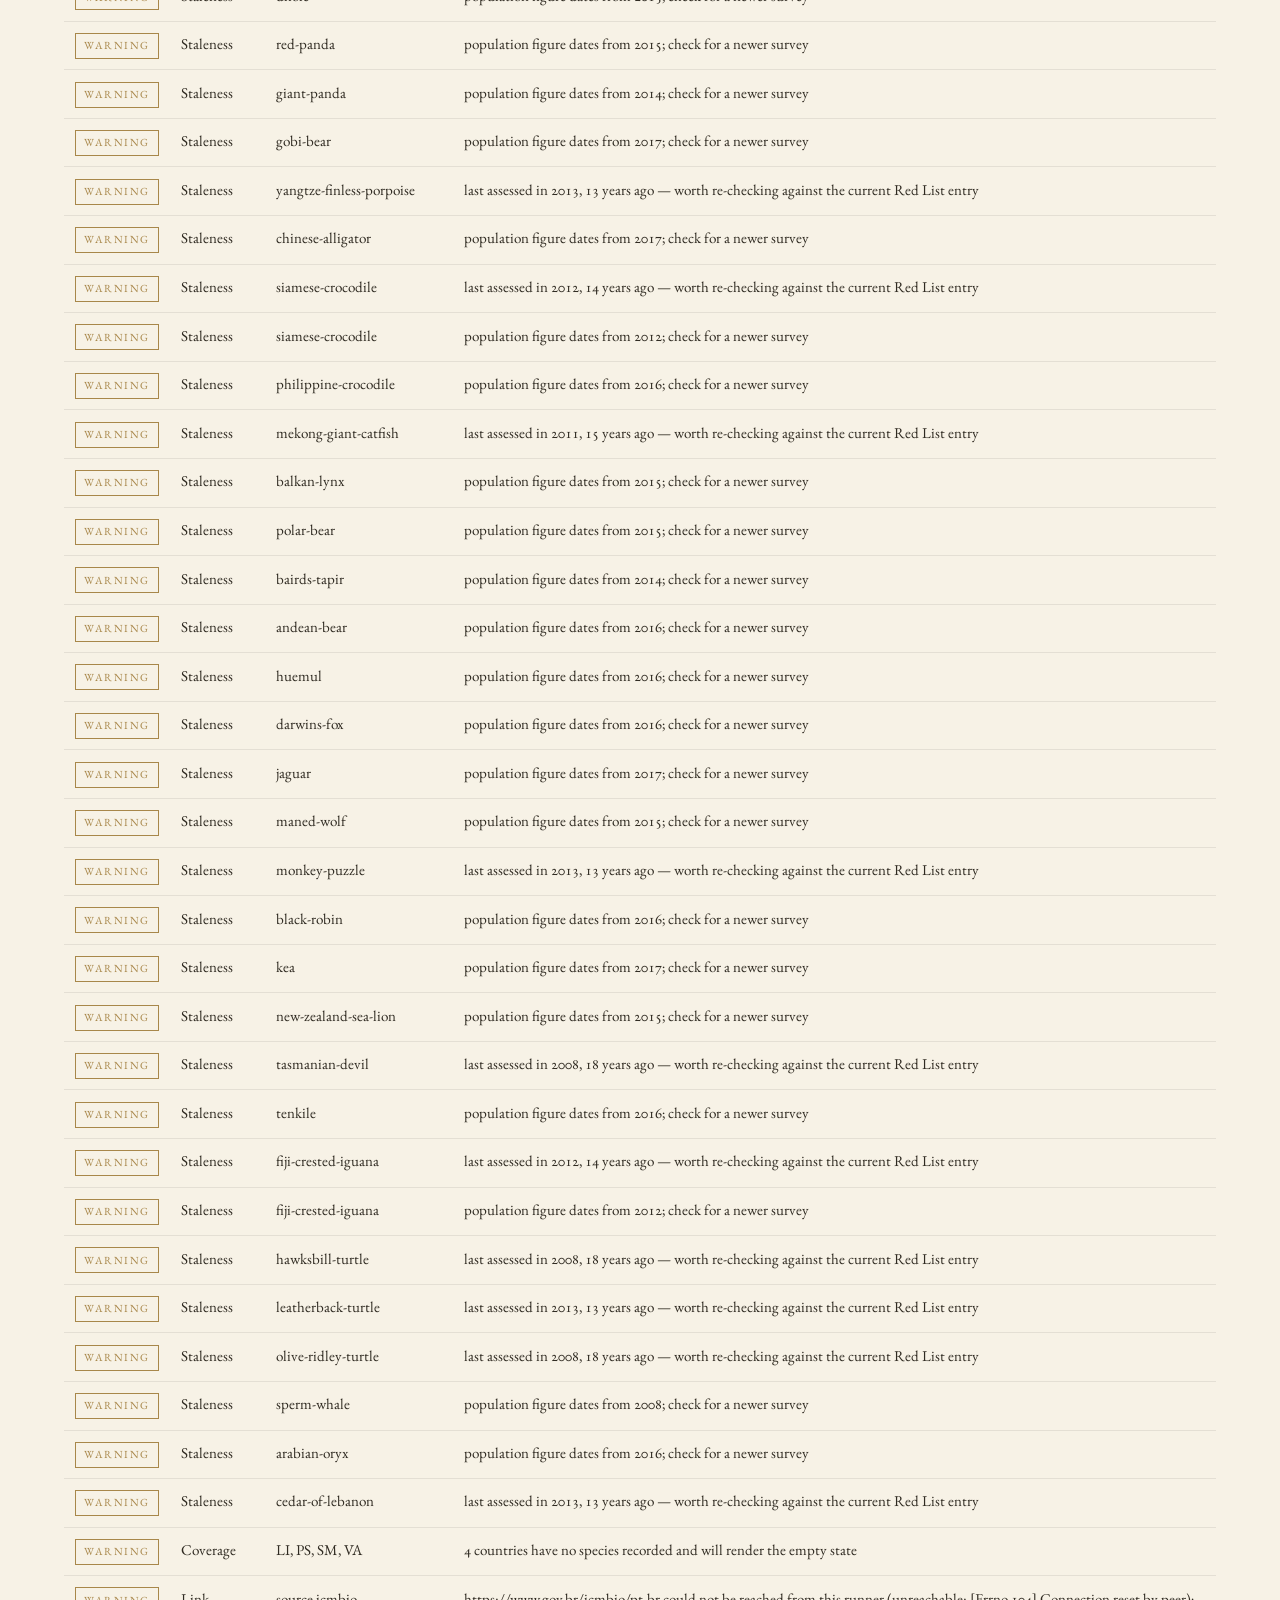
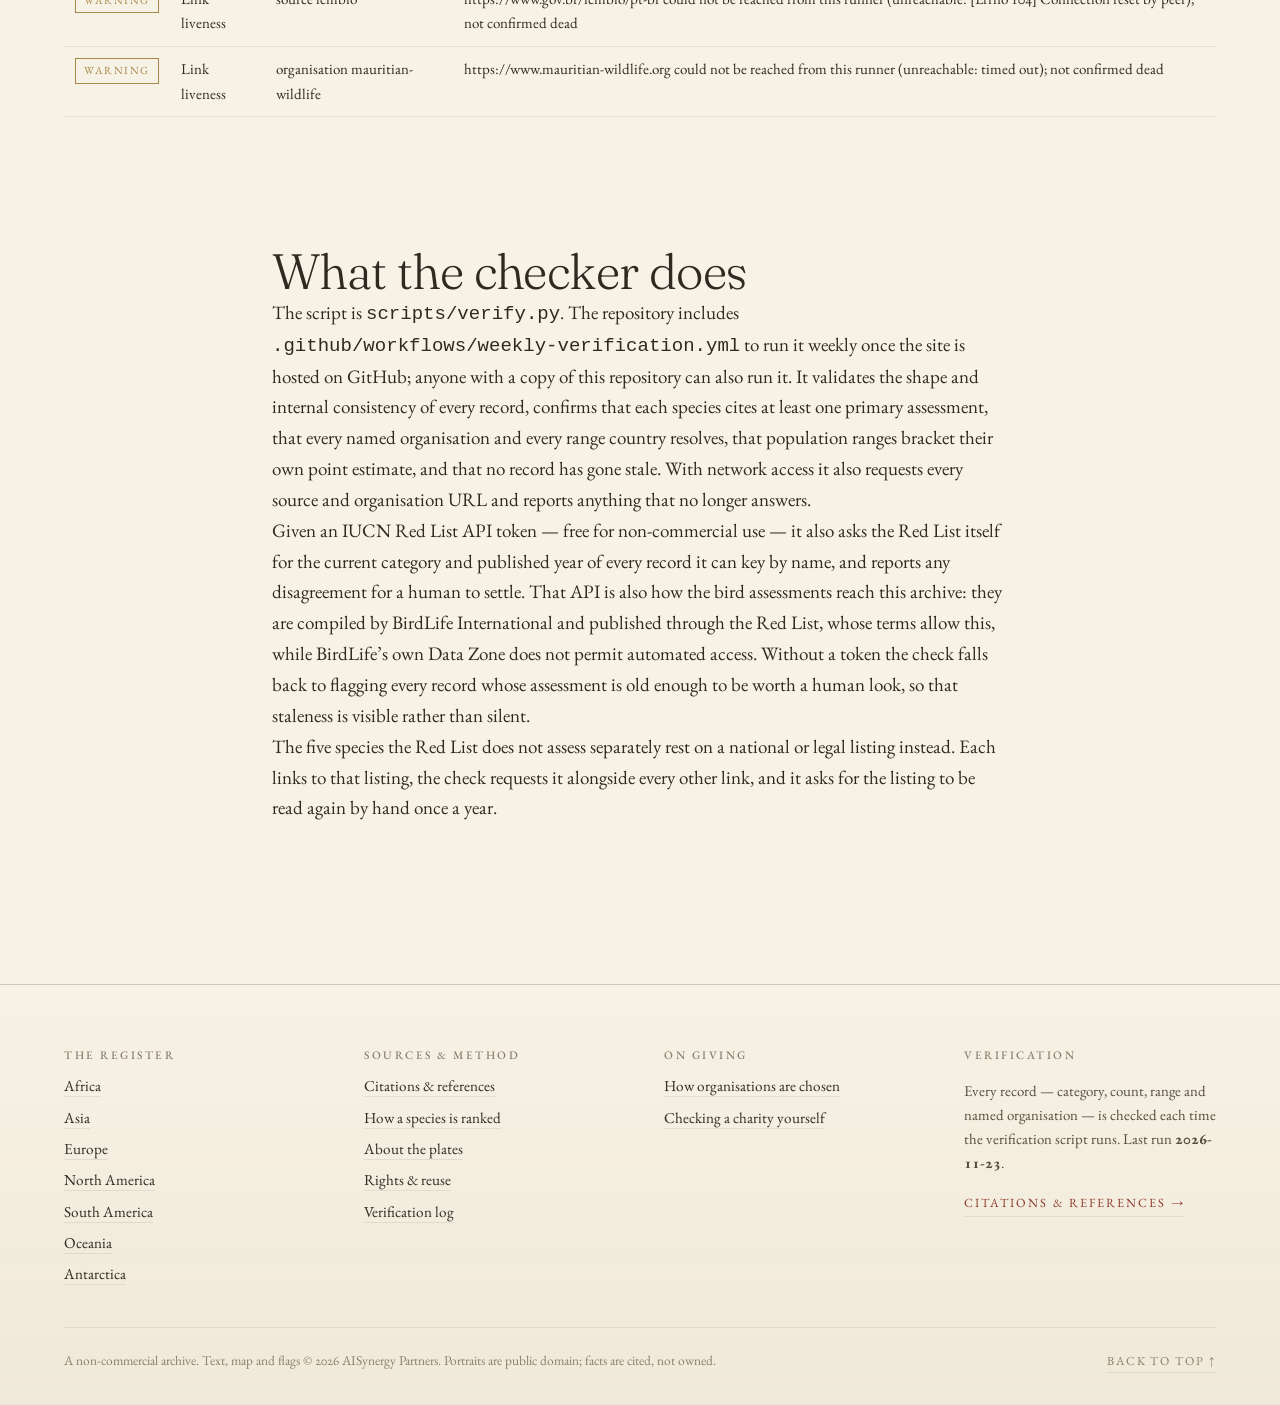
<file: verification.html>
<!DOCTYPE html>
<html lang="en">
<head>
<meta charset="UTF-8">
<meta name="viewport" content="width=device-width, initial-scale=1.0">
<title>Verification Log — Field Notes on Vanishing Species</title>
<meta name="description" content="The automated compliance check over species categories, population counts, ranges, citations and organisation links.">

<meta property="og:type" content="website">
<meta property="og:title" content="Verification Log — Field Notes on Vanishing Species">
<meta property="og:description" content="The automated compliance check over species categories, population counts, ranges, citations and organisation links.">
<meta name="twitter:card" content="summary_large_image">

<link rel="icon" type="image/svg+xml" href="favicon.svg">
<link rel="preconnect" href="https://fonts.googleapis.com">
<link rel="preconnect" href="https://fonts.gstatic.com" crossorigin>
<link rel="stylesheet" href="assets/field.css">
</head>
<body data-page="verification">
<main id="main"></main>

<script src="assets/data.js"></script>
<script src="assets/flags.js"></script>
<script src="assets/app.js"></script>
</body>
</html>
</file>
<file: assets/field.css>
@import url('https://fonts.googleapis.com/css2?family=Caveat:wght@400;500;600;700&family=EB+Garamond:ital,wght@0,400;0,500;0,600;1,400;1,500&family=Fraunces:ital,opsz,wght@0,9..144,200;0,9..144,300;0,9..144,400;0,9..144,600;1,9..144,300;1,9..144,400&display=swap');

/* ===========================================================================
   Field Notes on Vanishing Things
   A naturalist's journal: warm rag paper, iron-gall ink, one wax seal.
   Committed to a single light palette — colour-scheme is declared so that no
   browser inverts the paper out from under the drawings.
   =========================================================================== */

:root {
  color-scheme: light;

  --paper:        #f7f2e6;
  --paper-deep:   #f0e9d9;
  --paper-edge:   #e7dfcb;
  --paper-card:   #fbf7ee;

  --ink:          #2f2a21;
  --ink-soft:     #554c3d;
  --ink-faint:    #8a7f6b;
  --ink-ghost:    #b8ac95;

  --seal:         #8d3a2c;
  --seal-deep:    #6f2c21;
  --moss:         #55684c;
  --moss-soft:    #7d8d72;
  --gold:         #a8874a;
  --sky:          #6d8494;

  --rule:         rgba(47, 42, 33, 0.16);
  --rule-soft:    rgba(47, 42, 33, 0.09);

  --display: 'Fraunces', 'Iowan Old Style', Georgia, serif;
  --body:    'EB Garamond', Georgia, 'Times New Roman', serif;
  --hand:    'Caveat', 'Segoe Script', cursive;

  --measure: 34rem;
  --gutter:  clamp(1.25rem, 5vw, 4.5rem);
}

/* status colours, used sparingly and always alongside a word */
.cat-EW { --cat: #4a3f57; }
.cat-CR { --cat: #8d3a2c; }
.cat-EN { --cat: #a8703a; }
.cat-VU { --cat: #8a7a3a; }
.cat-NT { --cat: #5f7350; }
.cat-LC { --cat: #4f6b58; }
.cat-DD { --cat: #6f6a60; }

*, *::before, *::after { box-sizing: border-box; }
* { margin: 0; padding: 0; }

html { -webkit-text-size-adjust: 100%; scroll-behavior: smooth; }
@media (prefers-reduced-motion: reduce) {
  html { scroll-behavior: auto; }
  *, *::before, *::after { animation-duration: .01ms !important; transition-duration: .01ms !important; }
}

body {
  background-color: var(--paper);
  color: var(--ink);
  font-family: var(--body);
  font-size: clamp(1.03rem, 0.55vw + 0.92rem, 1.19rem);
  line-height: 1.62;
  font-feature-settings: "onum" 1, "kern" 1, "liga" 1;
  position: relative;
  min-height: 100%;
  overflow-x: hidden;
}

/* rag-paper grain: one inline turbulence, no image requests */
body::before {
  content: "";
  position: fixed;
  inset: 0;
  pointer-events: none;
  z-index: 0;
  opacity: .5;
  mix-blend-mode: multiply;
  background-image: url("data:image/svg+xml,%3Csvg xmlns='http://www.w3.org/2000/svg' width='300' height='300'%3E%3Cfilter id='g'%3E%3CfeTurbulence type='fractalNoise' baseFrequency='.82' numOctaves='4' stitchTiles='stitch'/%3E%3CfeColorMatrix type='saturate' values='0'/%3E%3C/filter%3E%3Crect width='300' height='300' filter='url(%23g)' opacity='.34'/%3E%3C/svg%3E");
}
/* the faint warmth of an old page, darker at the edges */
body::after {
  content: "";
  position: fixed;
  inset: 0;
  pointer-events: none;
  z-index: 0;
  background:
    radial-gradient(120% 80% at 50% 0%, rgba(255,252,244,.55), transparent 60%),
    radial-gradient(100% 100% at 50% 100%, rgba(160,138,96,.13), transparent 62%);
}
body > * { position: relative; z-index: 1; }

img, svg { max-width: 100%; }
[hidden] { display: none !important; }

/* ------------------------------------------------------------- typography */
h1, h2, h3, h4 {
  font-family: var(--display);
  font-weight: 300;
  line-height: 1.06;
  letter-spacing: -0.012em;
  font-variation-settings: "SOFT" 22, "WONK" 1;
}
h1 { font-size: clamp(2.9rem, 8.2vw, 6.4rem); }
h2 { font-size: clamp(1.9rem, 4.2vw, 3.1rem); }
h3 { font-size: clamp(1.3rem, 2.4vw, 1.85rem); }

a { color: inherit; text-decoration-color: var(--ink-ghost); text-underline-offset: .22em; text-decoration-thickness: .5px; }
a:hover { text-decoration-color: var(--seal); }
a:focus-visible, button:focus-visible, [tabindex]:focus-visible {
  outline: 2px solid var(--seal);
  outline-offset: 4px;
  border-radius: 2px;
}

.hand {
  font-family: var(--hand);
  font-size: 1.34em;
  line-height: 1.35;
  color: var(--ink-soft);
  transform: rotate(-.7deg);
  display: inline-block;
}
.hand--tilt { transform: rotate(1.1deg); }

.eyebrow {
  font-family: var(--body);
  font-size: .74rem;
  letter-spacing: .3em;
  text-transform: uppercase;
  color: var(--ink-faint);
  font-variant-numeric: lining-nums;
}

.lede {
  font-size: clamp(1.15rem, 1.1vw + 1rem, 1.42rem);
  line-height: 1.56;
  color: var(--ink-soft);
  max-width: var(--measure);
}

/* drop cap — first letter of a marked paragraph */
.dropcap::first-letter {
  font-family: var(--display);
  font-weight: 300;
  font-variation-settings: "SOFT" 40, "WONK" 1;
  float: left;
  font-size: 4.15em;
  line-height: .74;
  padding: .06em .1em 0 0;
  margin-right: .04em;
  color: var(--seal);
}

/* ----------------------------------------------------------------- layout */
.wrap { width: min(74rem, 100% - var(--gutter) * 2); margin-inline: auto; }
.wrap--narrow { width: min(46rem, 100% - var(--gutter) * 2); }
.stack > * + * { margin-top: 1.1rem; }
.section { padding-block: clamp(3.5rem, 9vw, 7.5rem); }
.section--tight { padding-block: clamp(2.25rem, 5vw, 4rem); }

/* ------------------------------------------------------- rules & ornament */
.rule {
  border: 0;
  height: 1px;
  background: linear-gradient(90deg, transparent, var(--rule) 12%, var(--rule) 88%, transparent);
  margin-block: 2rem;
}
.ornament {
  display: block;
  margin: clamp(2.5rem, 6vw, 4.5rem) auto;
  width: min(19rem, 62%);
  color: var(--ink-ghost);
}
.ornament svg { display: block; width: 100%; height: auto; }

/* ----------------------------------------------------------- the wax seal */
.seal {
  width: 84px; height: 84px;
  flex: 0 0 auto;
  filter: drop-shadow(0 2px 3px rgba(90, 50, 30, .28));
}
.seal--sm { width: 56px; height: 56px; }
.seal--lg { width: 116px; height: 116px; }

/* ------------------------------------------------------------ site header */
.masthead {
  padding-block: 1.5rem 1.1rem;
  border-bottom: 1px solid var(--rule-soft);
}
.masthead__inner {
  display: flex; align-items: baseline; gap: 1.5rem;
  flex-wrap: wrap; justify-content: space-between;
}
.wordmark {
  font-family: var(--display);
  font-weight: 300;
  font-size: 1.32rem;
  letter-spacing: .01em;
  text-decoration: none;
  font-variation-settings: "SOFT" 30, "WONK" 1;
  white-space: nowrap;
}
.wordmark em { font-style: italic; color: var(--seal); }
.nav { display: flex; gap: clamp(1rem, 3vw, 2.1rem); align-items: baseline; flex-wrap: wrap; }
.nav a {
  font-size: .82rem;
  letter-spacing: .13em;
  text-transform: uppercase;
  text-decoration: none;
  color: var(--ink-faint);
  padding-bottom: .2rem;
  border-bottom: 1px solid transparent;
}
.nav a:hover, .nav a[aria-current] { color: var(--ink); border-bottom-color: var(--seal); }

/* ------------------------------------------------------------- breadcrumb */
.crumbs {
  font-size: .82rem;
  letter-spacing: .1em;
  text-transform: uppercase;
  color: var(--ink-faint);
  display: flex; gap: .6rem; flex-wrap: wrap; align-items: center;
}
.crumbs a { text-decoration: none; border-bottom: 1px solid var(--rule); }
.crumbs a:hover { border-bottom-color: var(--seal); color: var(--ink); }
.crumbs span[aria-hidden] { color: var(--ink-ghost); }

/* ------------------------------------------------------------------ cards */
.card {
  background: var(--paper-card);
  border: 1px solid var(--rule);
  padding: clamp(1.2rem, 2.4vw, 2rem);
  position: relative;
}
/* deckled edge: torn-paper feel without an image */
.deckle {
  --deckle: 7px;
  -webkit-mask-image:
    radial-gradient(var(--deckle) at 50% 0, transparent 98%, #000),
    radial-gradient(var(--deckle) at 50% 100%, transparent 98%, #000);
  -webkit-mask-size: 22px 100%, 22px 100%;
  -webkit-mask-position: 0 0, 11px 100%;
  -webkit-mask-repeat: repeat-x;
  -webkit-mask-composite: source-in;
          mask-composite: intersect;
}

/* --------------------------------------------------- the world map, plate */
.atlas { position: relative; }
.atlas svg { display: block; width: 100%; height: auto; overflow: visible; }
.atlas__land {
  fill: var(--paper-deep);
  stroke: var(--ink-soft);
  stroke-width: 1.1;
  stroke-linejoin: round;
  transition: fill .28s ease, stroke-width .28s ease;
}
.atlas__hit { fill: transparent; stroke: none; cursor: pointer; }
.atlas__group { cursor: pointer; }
.atlas__group:hover .atlas__land,
.atlas__group:focus-visible .atlas__land { fill: #ecd9bd; stroke-width: 2.3; }
.atlas__group:focus-visible { outline: none; }
.atlas__group:focus-visible .atlas__label { text-decoration: underline; }
.atlas__label {
  font-family: var(--display);
  font-size: 15px;
  font-weight: 400;
  fill: var(--ink);
  letter-spacing: .1em;
  text-transform: uppercase;
  text-anchor: middle;
  pointer-events: none;
  font-variation-settings: "SOFT" 20;
}
.atlas__count {
  font-family: var(--hand);
  font-size: 17px;
  fill: var(--seal);
  text-anchor: middle;
  pointer-events: none;
}
.atlas__sea { fill: none; }
.atlas__par { stroke: var(--ink-ghost); stroke-width: .7; opacity: .45; }
.atlas__par.is-equator { stroke-width: 1.1; opacity: .6; stroke-dasharray: 7 5; }
.atlas__mer { stroke: var(--ink-ghost); stroke-width: .55; opacity: .3; }
.atlas__compass { fill: none; stroke: var(--ink-faint); stroke-width: 1.1; }

/* ---------------------------------------------------- vintage flag stamps */
.stamp-grid {
  display: grid;
  grid-template-columns: repeat(auto-fill, minmax(15.5rem, 1fr));
  gap: clamp(1.1rem, 2.4vw, 1.9rem);
  list-style: none;
}
.stamp {
  display: flex;
  flex-direction: column;
  gap: .55rem;
  text-decoration: none;
  color: inherit;
  height: 100%;
}
.stamp__frame {
  --perf: 5px;
  background: var(--paper-card);
  border: 1px solid var(--rule);
  padding: .95rem .8rem .8rem;
  text-align: center;
  position: relative;
  transition: transform .22s ease, box-shadow .22s ease, background .22s ease;
  /* perforated stamp edge */
  -webkit-mask-image:
    radial-gradient(var(--perf) at 50% 0, transparent 96%, #000),
    radial-gradient(var(--perf) at 50% 100%, transparent 96%, #000),
    radial-gradient(var(--perf) at 0 50%, transparent 96%, #000),
    radial-gradient(var(--perf) at 100% 50%, transparent 96%, #000);
  -webkit-mask-size: 15px 100%, 15px 100%, 100% 15px, 100% 15px;
  -webkit-mask-position: 0 0, 7px 100%, 0 0, 100% 7px;
  -webkit-mask-repeat: repeat-x, repeat-x, repeat-y, repeat-y;
  -webkit-mask-composite: source-in;
          mask-composite: intersect;
}
.stamp:hover .stamp__frame {
  transform: translateY(-3px) rotate(-.5deg);
  background: #fdfaf3;
  box-shadow: 0 10px 22px -14px rgba(60, 45, 25, .55);
}
/* drawn flags, from assets/flags.js */
.flag { display: block; width: 4.4rem; margin: 0 auto; }
.flag .flag-svg { width: 100%; height: auto; display: block;
                  filter: drop-shadow(0 1.5px 2px rgba(70, 52, 30, .22)); }
.flag-edge { fill: none; stroke: var(--ink); stroke-width: .9;
             stroke-linejoin: round; opacity: .8; }
.flag--hero { width: clamp(5.5rem, 11vw, 8rem); margin: 0; }
.stamp__name {
  font-family: var(--display);
  font-size: 1.08rem;
  font-weight: 400;
  line-height: 1.2;
  margin-top: .5rem;
  display: block;
}
.stamp__value {
  font-family: var(--body);
  font-size: .7rem;
  letter-spacing: .18em;
  text-transform: uppercase;
  color: var(--ink-faint);
  margin-top: .3rem;
  font-variant-numeric: lining-nums;
}
.stamp__note {
  font-family: var(--hand);
  font-size: 1.06rem;
  color: var(--ink-soft);
  line-height: 1.3;
  padding-inline: .25rem;
}
.stamp__note b { font-weight: 600; color: var(--seal); font-style: normal; }
.stamp--bare .stamp__frame { opacity: .62; }

.subregion {
  font-family: var(--body);
  font-size: .76rem;
  letter-spacing: .26em;
  text-transform: uppercase;
  color: var(--ink-faint);
  display: flex; align-items: center; gap: 1rem;
  margin: clamp(2.4rem, 5vw, 3.6rem) 0 1.4rem;
}
.subregion::after { content: ""; flex: 1; height: 1px; background: var(--rule); }

/* ------------------------------------------------------------ species plate */
/* Laid out as a field-guide entry. The discipline here is restraint: one
   display face for the name, one body face for everything else, labels in
   small caps, and hairline rules instead of boxes. The handwriting appears
   once, under the figure. */
.plates { display: grid; gap: clamp(2rem, 4.5vw, 3.5rem); list-style: none; }

.plate {
  background: var(--paper-card);
  border: 1px solid var(--rule);
  border-top: 2px solid var(--cat, var(--ink-soft));
  padding: clamp(1.4rem, 3vw, 2.6rem) clamp(1.3rem, 3vw, 2.8rem) clamp(1.6rem, 3vw, 2.6rem);
}

/* --- masthead: plate number left, category right */
.plate__masthead {
  display: flex; align-items: baseline; justify-content: space-between;
  gap: 1rem; padding-bottom: .9rem; margin-bottom: clamp(1.2rem, 2.5vw, 1.9rem);
  border-bottom: 1px solid var(--rule-soft);
}
.plate__no {
  font-family: var(--body); font-size: .7rem; letter-spacing: .28em;
  text-transform: uppercase; color: var(--ink-faint); font-variant-numeric: lining-nums;
}
.plate__cat {
  font-family: var(--body); font-size: .7rem; letter-spacing: .2em;
  text-transform: uppercase; font-weight: 600; color: var(--cat, var(--ink-soft));
  border: 1px solid var(--cat, var(--rule)); padding: .2rem .5rem;
}

/* --- figure beside the record table */
.plate__body {
  display: grid;
  grid-template-columns: minmax(0, 17rem) minmax(0, 1fr);
  gap: clamp(1.4rem, 3.5vw, 3rem);
  align-items: start;
}
@media (max-width: 48rem) { .plate__body { grid-template-columns: 1fr; } }

.plate__frame {
  border: 1px solid var(--rule-soft);
  background: linear-gradient(174deg, #fdfaf3, var(--paper-deep));
  padding: .9rem;
}
/* Line weight is what separates a plate from a doodle: a heavy contour, a
   lighter interior line for structure, a fine line for detail, shading finer
   still. Every one of these must set fill explicitly -- an SVG path with no
   fill declared is filled solid black. */
.plate-svg { width: 100%; height: auto; display: block; }
.pl-wash    { fill: rgba(172, 150, 108, .13); stroke: none; }
.pl-contour { fill: none; stroke: var(--ink); stroke-width: 1.75;
              stroke-linecap: round; stroke-linejoin: round; }
.pl-form    { fill: none; stroke: var(--ink-soft); stroke-width: 1;
              stroke-linecap: round; stroke-linejoin: round; opacity: .8; }
.pl-detail  { fill: none; stroke: var(--ink); stroke-width: .85;
              stroke-linecap: round; stroke-linejoin: round; }
.pl-hatch   { fill: none; stroke: var(--ink-soft); stroke-width: .5;
              stroke-linecap: round; opacity: .42; }
.pl-stipple { fill: var(--ink-soft); stroke: none; opacity: .4; }
.pl-pupil   { fill: var(--ink); stroke: none; }
.pl-ground  { fill: none; stroke: var(--ink-ghost); stroke-width: .9;
              stroke-linecap: round; opacity: .6; }

/* a historical plate sits in the same frame as a drawn one, toned slightly
   towards the paper so a photographic scan does not shout against the ink */
.plate__frame--photo { padding: .55rem; background: #fbf7ee; }
.plate__img {
  display: block; width: 100%; height: auto;
  filter: sepia(.18) saturate(.9) contrast(1.02);
  mix-blend-mode: multiply;
}
/* No public-domain portrait located: said plainly, in the register's own type,
   rather than filled with a stand-in drawing. */
.plate__frame--empty {
  display: flex; flex-direction: column; align-items: center; justify-content: center;
  gap: .3rem; text-align: center; aspect-ratio: 4 / 3; padding: 1.2rem 1rem;
  background:
    repeating-linear-gradient(135deg, transparent 0 9px, rgba(47, 42, 33, .035) 9px 10px),
    var(--paper-card);
}
.plate__empty-name { font-family: var(--display); font-style: italic; font-weight: 300;
                     font-size: 1.35rem; line-height: 1.15; color: var(--ink-soft); }
.plate__empty-sci  { font-family: var(--body); font-style: italic; font-size: .88rem; color: var(--ink-faint); }
.plate__empty-rule { width: 2.4rem; height: 1px; background: var(--rule); margin: .4rem 0 .3rem; }
.plate__empty-note { font-family: var(--body); font-size: .74rem; line-height: 1.45;
                     color: var(--ink-faint); max-width: 15rem; }
.plate__caption {
  font-family: var(--hand);
  font-size: 1.14rem;
  color: var(--ink-faint);
  text-align: center;
  margin-top: .6rem;
  line-height: 1.3;
}
/* attribution: small, factual, and in the body face rather than the hand */
.plate__prov {
  display: block;
  font-family: var(--body);
  font-size: .72rem;
  line-height: 1.45;
  letter-spacing: .01em;
  color: var(--ink-ghost);
  margin-top: .45rem;
}
.plate__work { display: block; font-style: italic; }
/* said plainly when the only available plate is of a close relative */
.plate__depicts { display: block; margin-top: .3rem; color: var(--ink-faint); }
.plate__prov a { color: inherit; text-decoration: none; border-bottom: 1px solid var(--rule-soft); }
.plate__prov a:hover { color: var(--ink-soft); border-bottom-color: var(--seal); }

.plate__name {
  font-family: var(--display); font-weight: 300;
  font-size: clamp(1.7rem, 3.2vw, 2.5rem); line-height: 1.02;
  font-variation-settings: "SOFT" 24, "WONK" 1;
}
.plate__sci {
  font-style: italic; color: var(--ink-faint);
  font-size: 1.02rem; margin-top: .25rem;
}

/* --- the ruled record table */
.fieldtable { margin-top: clamp(1.1rem, 2vw, 1.5rem); }
.frow {
  display: grid;
  grid-template-columns: 7.5rem minmax(0, 1fr);
  gap: .3rem 1.2rem;
  padding: .7rem 0;
  border-top: 1px solid var(--rule-soft);
  align-items: baseline;
}
.frow:last-child { border-bottom: 1px solid var(--rule-soft); }
.frow dt {
  font-family: var(--body); font-size: .68rem; letter-spacing: .2em;
  text-transform: uppercase; color: var(--ink-faint); padding-top: .22em;
}
.frow dd { font-size: 1.02rem; color: var(--ink); }
.frow__sub {
  display: block; font-size: .87rem; color: var(--ink-faint);
  line-height: 1.5; margin-top: .28rem;
}
.frow__sub-inline { color: var(--ink-faint); }
.frow__none { font-style: italic; color: var(--ink-soft); }
@media (max-width: 30rem) { .frow { grid-template-columns: 1fr; } }

.statusword { font-weight: 600; color: var(--cat, var(--ink)); }
.statuscode {
  font-size: .68rem; letter-spacing: .14em; color: var(--ink-faint);
  margin-left: .5rem; vertical-align: .1em;
}

/* the population figure: the one number that should stop the eye */
.popnum {
  font-family: var(--display); font-weight: 300;
  font-size: clamp(1.9rem, 4vw, 2.9rem); line-height: 1;
  font-variant-numeric: lining-nums tabular-nums;
  letter-spacing: -.02em; display: inline-block; vertical-align: -.06em;
}
.popnum.is-zero { color: var(--seal); }
.popunit { font-style: italic; color: var(--ink-soft); font-size: .95rem; margin-left: .5rem; }

/* --- prose blocks, each under its own label */
.plate__prose { margin-top: clamp(1.6rem, 3vw, 2.4rem); }
.pblock { margin-top: clamp(1.4rem, 2.6vw, 2rem); }
.pblock:first-child { margin-top: 0; }
.pblock__h {
  font-family: var(--body); font-size: .68rem; font-weight: 500;
  letter-spacing: .24em; text-transform: uppercase; color: var(--ink-faint);
  padding-bottom: .5rem; margin-bottom: .8rem;
  border-bottom: 1px solid var(--rule-soft);
}
.pblock p { max-width: 42rem; }

.threatlist {
  list-style: none; counter-reset: threat;
  display: grid; gap: .5rem; max-width: 44rem;
}
.threatlist li {
  counter-increment: threat;
  display: grid; grid-template-columns: 1.6rem 1fr; gap: .5rem;
  font-size: .99rem; color: var(--ink-soft);
}
.threatlist li::before {
  content: counter(threat, decimal-leading-zero);
  font-size: .72rem; color: var(--ink-ghost); padding-top: .32em;
  font-variant-numeric: lining-nums;
}

/* --- giving */
.give__list { list-style: none; display: grid; gap: .5rem; max-width: 46rem; }
.give__item {
  display: grid; grid-template-columns: 1.6rem 1fr auto; gap: .5rem 1rem;
  align-items: baseline;
  padding: .7rem .9rem .75rem;
  border: 1px solid var(--rule-soft);
  background: rgba(247, 242, 230, .5);
  text-decoration: none;
  transition: background .18s ease, border-color .18s ease;
}
.give__item:hover { background: #fdfaf3; border-color: var(--rule); }
.give__num {
  font-size: .72rem; color: var(--ink-ghost); font-variant-numeric: lining-nums;
  padding-top: .2em;
}
.give__name { font-weight: 600; display: block; }
.give__role {
  display: block; font-size: .89rem; color: var(--ink-soft);
  font-weight: 400; line-height: 1.5; margin-top: .18rem;
}
.give__go {
  font-size: .68rem; letter-spacing: .18em; text-transform: uppercase;
  color: var(--seal); white-space: nowrap; border-bottom: 1px solid var(--seal);
  padding-bottom: .1rem;
}

.cites {
  margin-top: clamp(1.4rem, 2.6vw, 2rem); padding-top: 1rem;
  border-top: 1px solid var(--rule-soft);
  font-size: .84rem; color: var(--ink-faint); line-height: 1.6; max-width: 48rem;
}
.cites__label {
  font-size: .66rem; letter-spacing: .22em; text-transform: uppercase;
  color: var(--ink-ghost); margin-right: .5rem;
}
.cites a { text-decoration: none; border-bottom: 1px solid var(--rule); }
.cites a:hover { border-bottom-color: var(--seal); color: var(--ink-soft); }

/* ------------------------------------------------------------------ misc */
.figures { display: flex; flex-wrap: wrap; gap: clamp(1.4rem, 4vw, 3rem); }
.figure__n {
  font-family: var(--display); font-weight: 300;
  font-size: clamp(2rem, 4.5vw, 3.1rem); line-height: 1;
  font-variant-numeric: lining-nums tabular-nums;
  display: block;
}
.figure__l { font-size: .74rem; letter-spacing: .18em; text-transform: uppercase; color: var(--ink-faint); margin-top: .4rem; }

.note-margin {
  font-family: var(--hand);
  font-size: 1.18rem;
  color: var(--ink-soft);
  border-left: 2px solid var(--gold);
  padding-left: 1rem;
  margin: 1.6rem 0;
  max-width: 26rem;
  transform: rotate(-.35deg);
}

.empty {
  text-align: center;
  padding: clamp(2.5rem, 7vw, 5rem) 1rem;
  border: 1px dashed var(--rule);
  background: rgba(240,233,217,.35);
}

table.ledger { width: 100%; border-collapse: collapse; font-size: .94rem; }
.ledger th, .ledger td { text-align: left; padding: .65rem .7rem; border-bottom: 1px solid var(--rule-soft); vertical-align: top; }
.ledger th {
  font-family: var(--body); font-size: .7rem; letter-spacing: .16em;
  text-transform: uppercase; color: var(--ink-faint); border-bottom-color: var(--rule);
}
.ledger td:first-child { white-space: nowrap; }
.scroll-x { overflow-x: auto; }

.pill {
  display: inline-block; font-size: .68rem; letter-spacing: .14em; text-transform: uppercase;
  padding: .2rem .5rem; border: 1px solid var(--rule); color: var(--ink-soft);
}
.pill--ok   { border-color: var(--moss); color: var(--moss); }
.pill--warn { border-color: var(--gold); color: var(--gold); }
.pill--bad  { border-color: var(--seal); color: var(--seal); }

/* ---------------------------------------------------------------- controls */
.controls {
  display: flex; flex-wrap: wrap; gap: .7rem 1.1rem; align-items: center;
  padding-block: 1rem;
  border-block: 1px solid var(--rule-soft);
}
.field { display: flex; align-items: center; gap: .5rem; }
.field label { font-size: .7rem; letter-spacing: .16em; text-transform: uppercase; color: var(--ink-faint); }
.field select, .field input {
  font-family: var(--body); font-size: .96rem; color: var(--ink);
  background: var(--paper-card); border: 1px solid var(--rule);
  padding: .38rem .55rem; border-radius: 0;
}
.field input { min-width: 13rem; }

/* ------------------------------------------------------------------ footer */
.colophon {
  margin-top: clamp(3rem, 8vw, 6rem);
  border-top: 1px solid var(--rule);
  padding-block: clamp(2.5rem, 6vw, 4rem) 2rem;
  background: linear-gradient(180deg, transparent, rgba(226,215,190,.32));
}
.colophon__grid {
  display: grid; gap: clamp(1.6rem, 4vw, 3rem);
  grid-template-columns: repeat(auto-fit, minmax(14rem, 1fr));
  align-items: start;
}
.colophon h4 {
  font-family: var(--body); font-size: .72rem; letter-spacing: .22em;
  text-transform: uppercase; color: var(--ink-faint); margin-bottom: .8rem; font-weight: 500;
}
.colophon ul { list-style: none; display: grid; gap: .42rem; font-size: .95rem; }
.colophon a { text-decoration: none; border-bottom: 1px solid var(--rule-soft); }
.colophon a:hover { border-bottom-color: var(--seal); }
.colophon__fine {
  margin-top: 2.5rem; padding-top: 1.4rem; border-top: 1px solid var(--rule-soft);
  font-size: .84rem; color: var(--ink-faint); display: flex; flex-wrap: wrap; gap: .6rem 1.6rem;
  align-items: baseline; justify-content: space-between;
}
.cite-link {
  display: inline-flex; align-items: center; gap: .5rem;
  font-size: .78rem; letter-spacing: .16em; text-transform: uppercase;
  text-decoration: none; color: var(--seal);
  border-bottom: 1px solid var(--seal); padding-bottom: .15rem;
}

.skip {
  position: absolute; left: -9999px; top: 0;
  background: var(--paper-card); padding: .7rem 1.1rem; border: 1px solid var(--ink); z-index: 50;
}
.skip:focus { left: 1rem; top: 1rem; }

.to-top {
  display: inline-flex; align-items: center; gap: .5rem;
  font-size: .76rem; letter-spacing: .16em; text-transform: uppercase;
  color: var(--ink-faint); text-decoration: none;
}
.to-top:hover { color: var(--seal); }

@media print {
  body::before, body::after { display: none; }
  .masthead, .colophon, .controls, .to-top { display: none; }
  .plate { break-inside: avoid; border-color: #999; }
}
</file>
